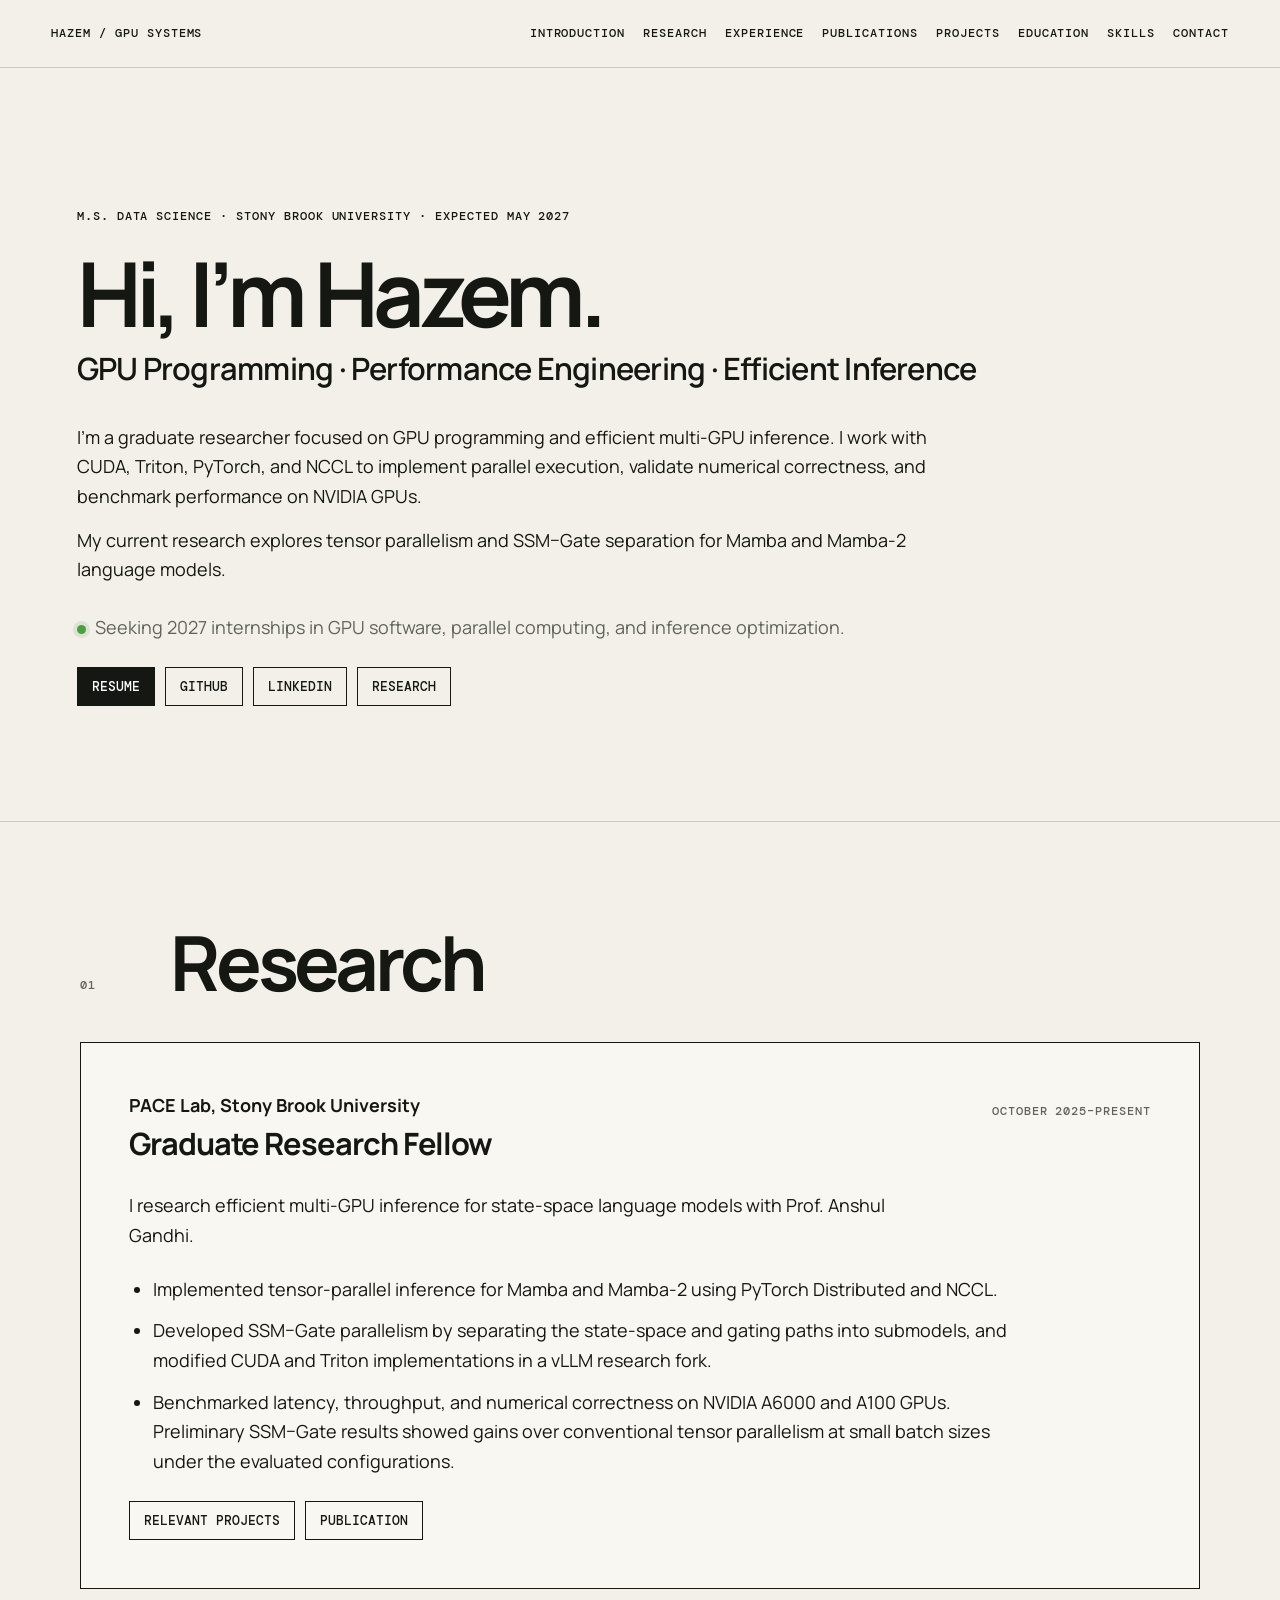
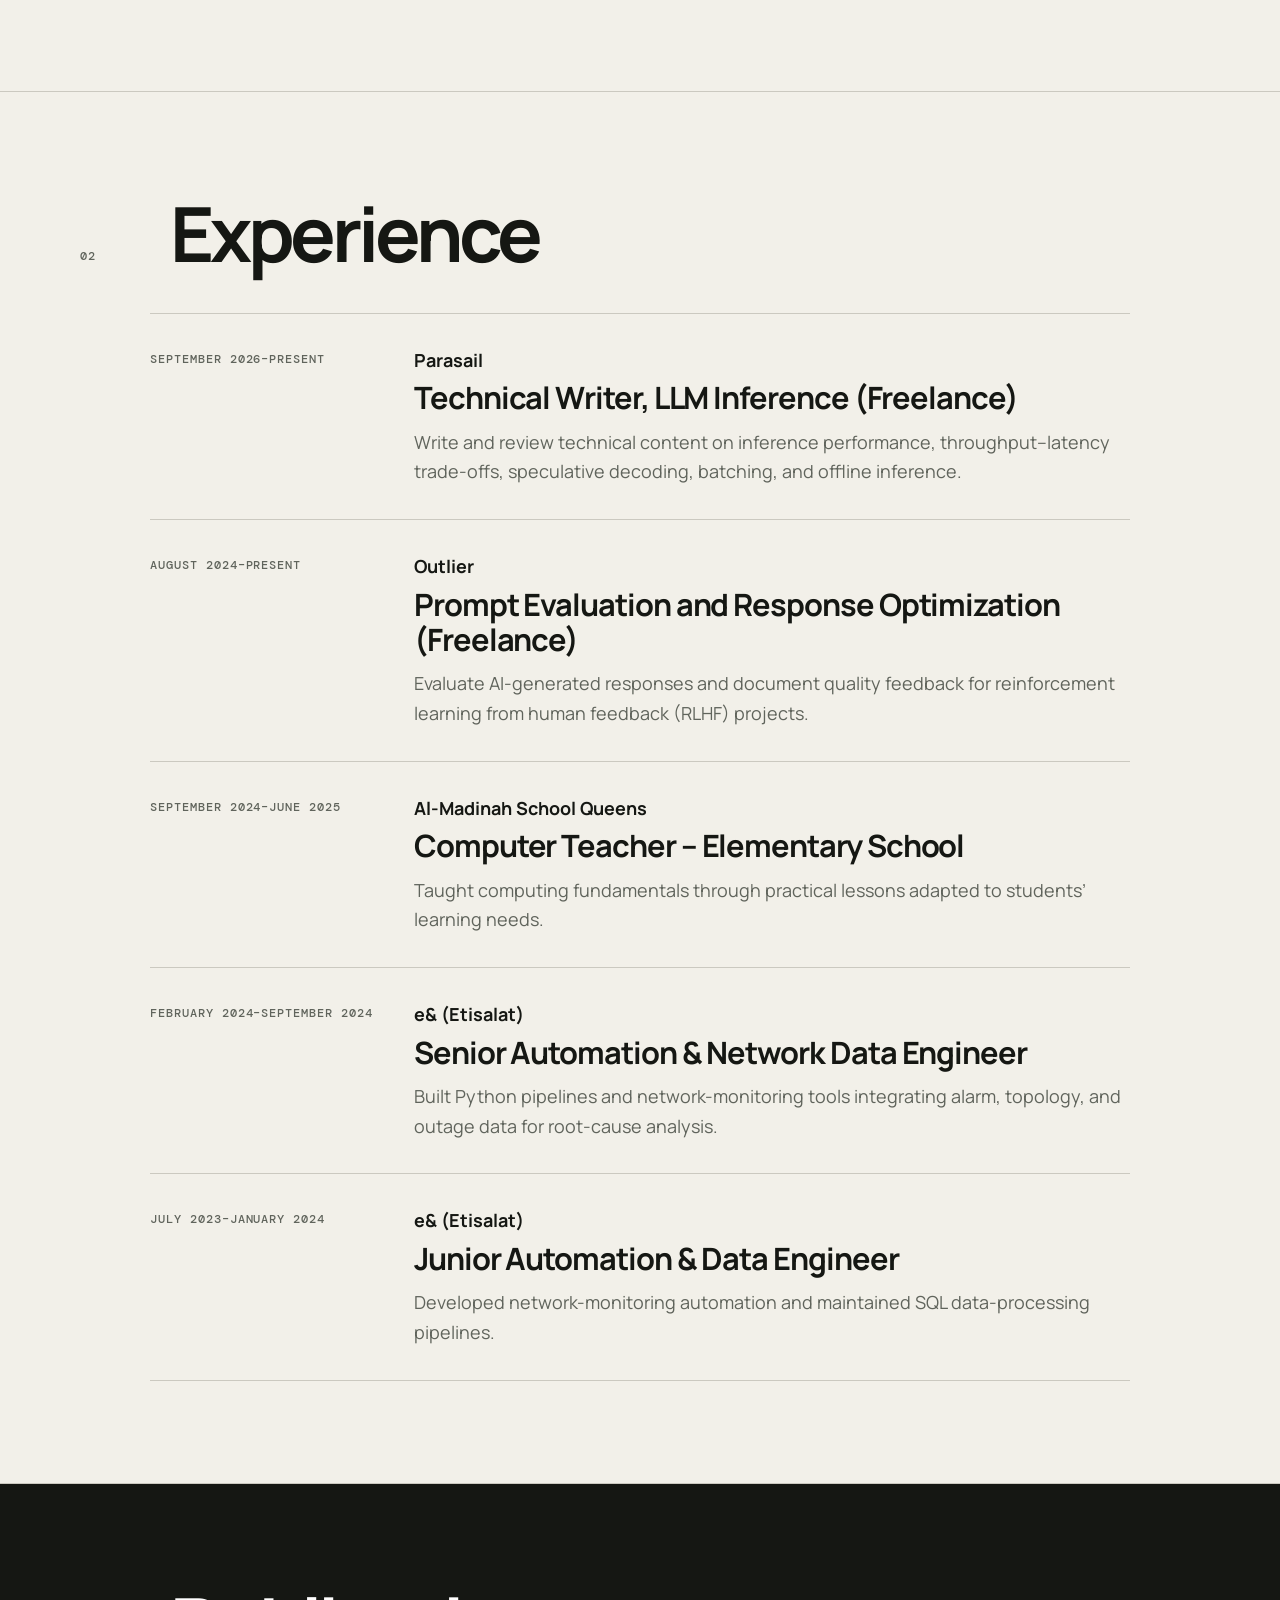
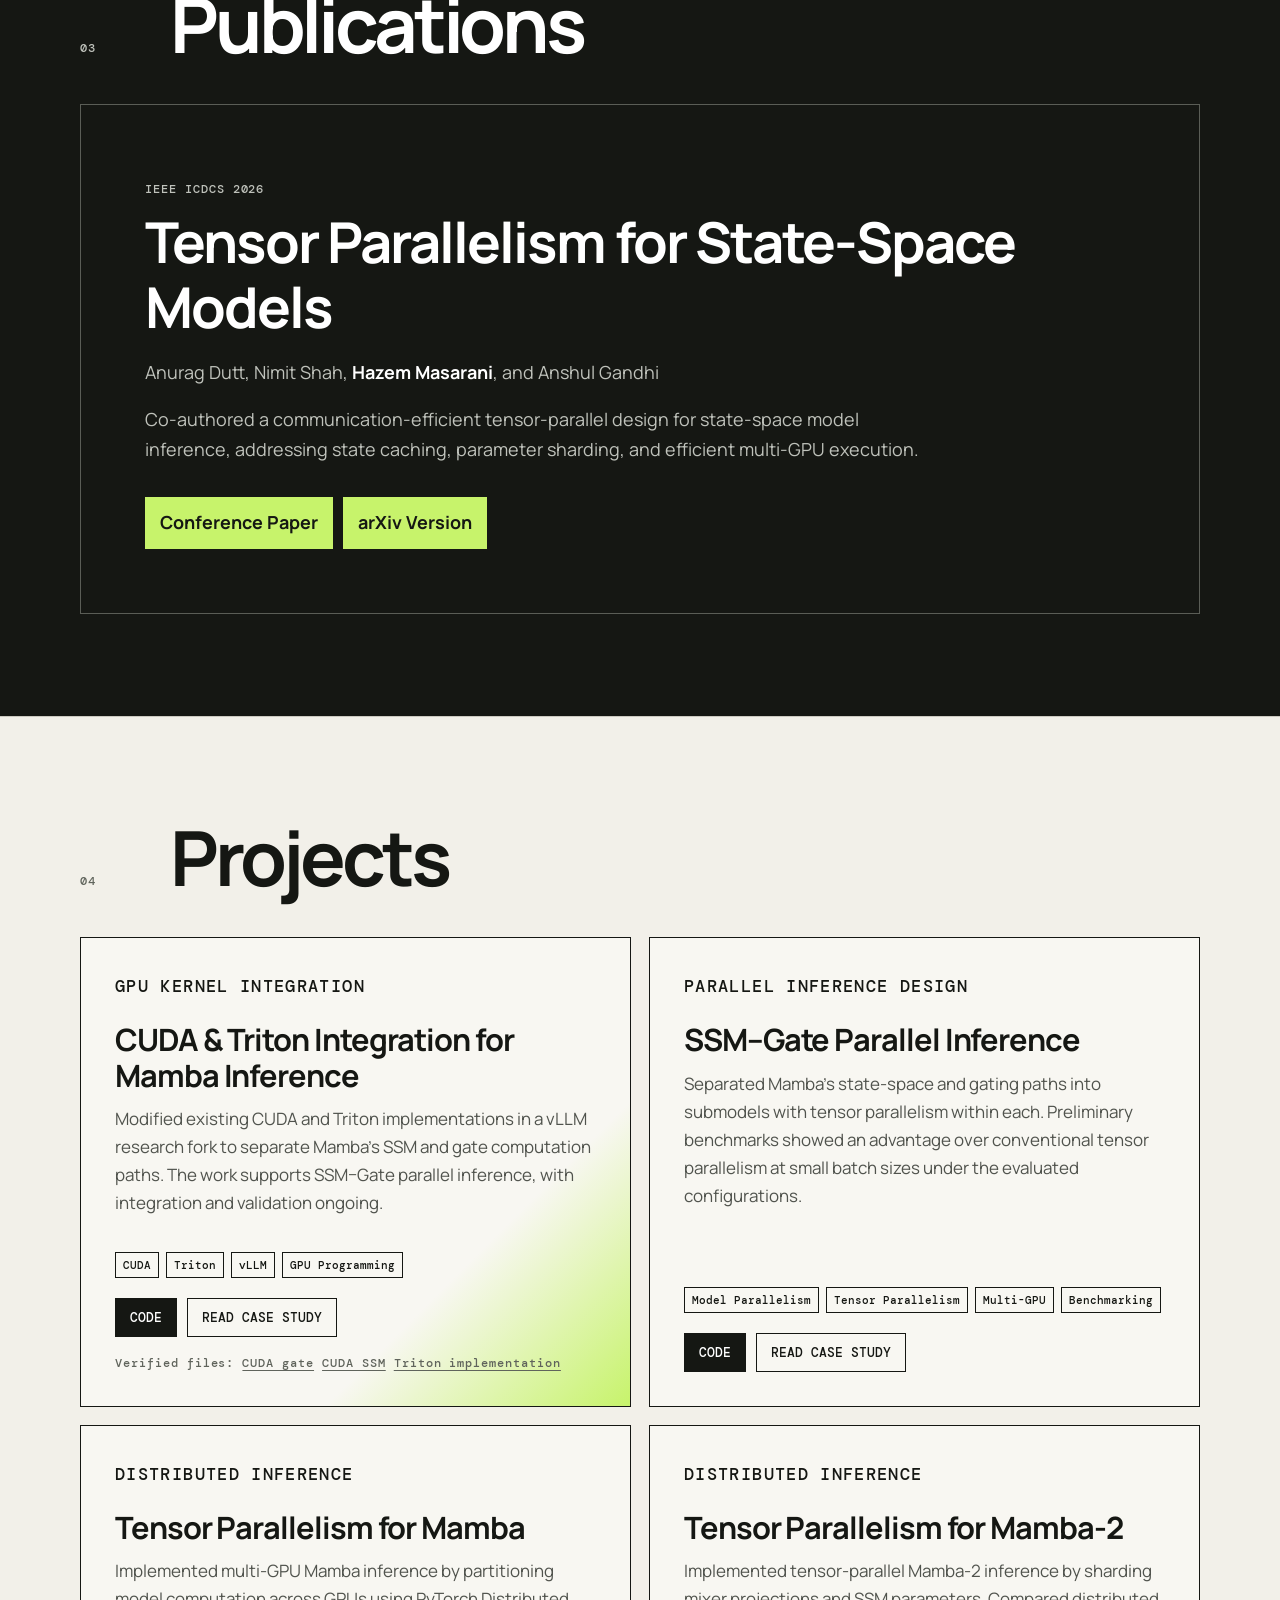
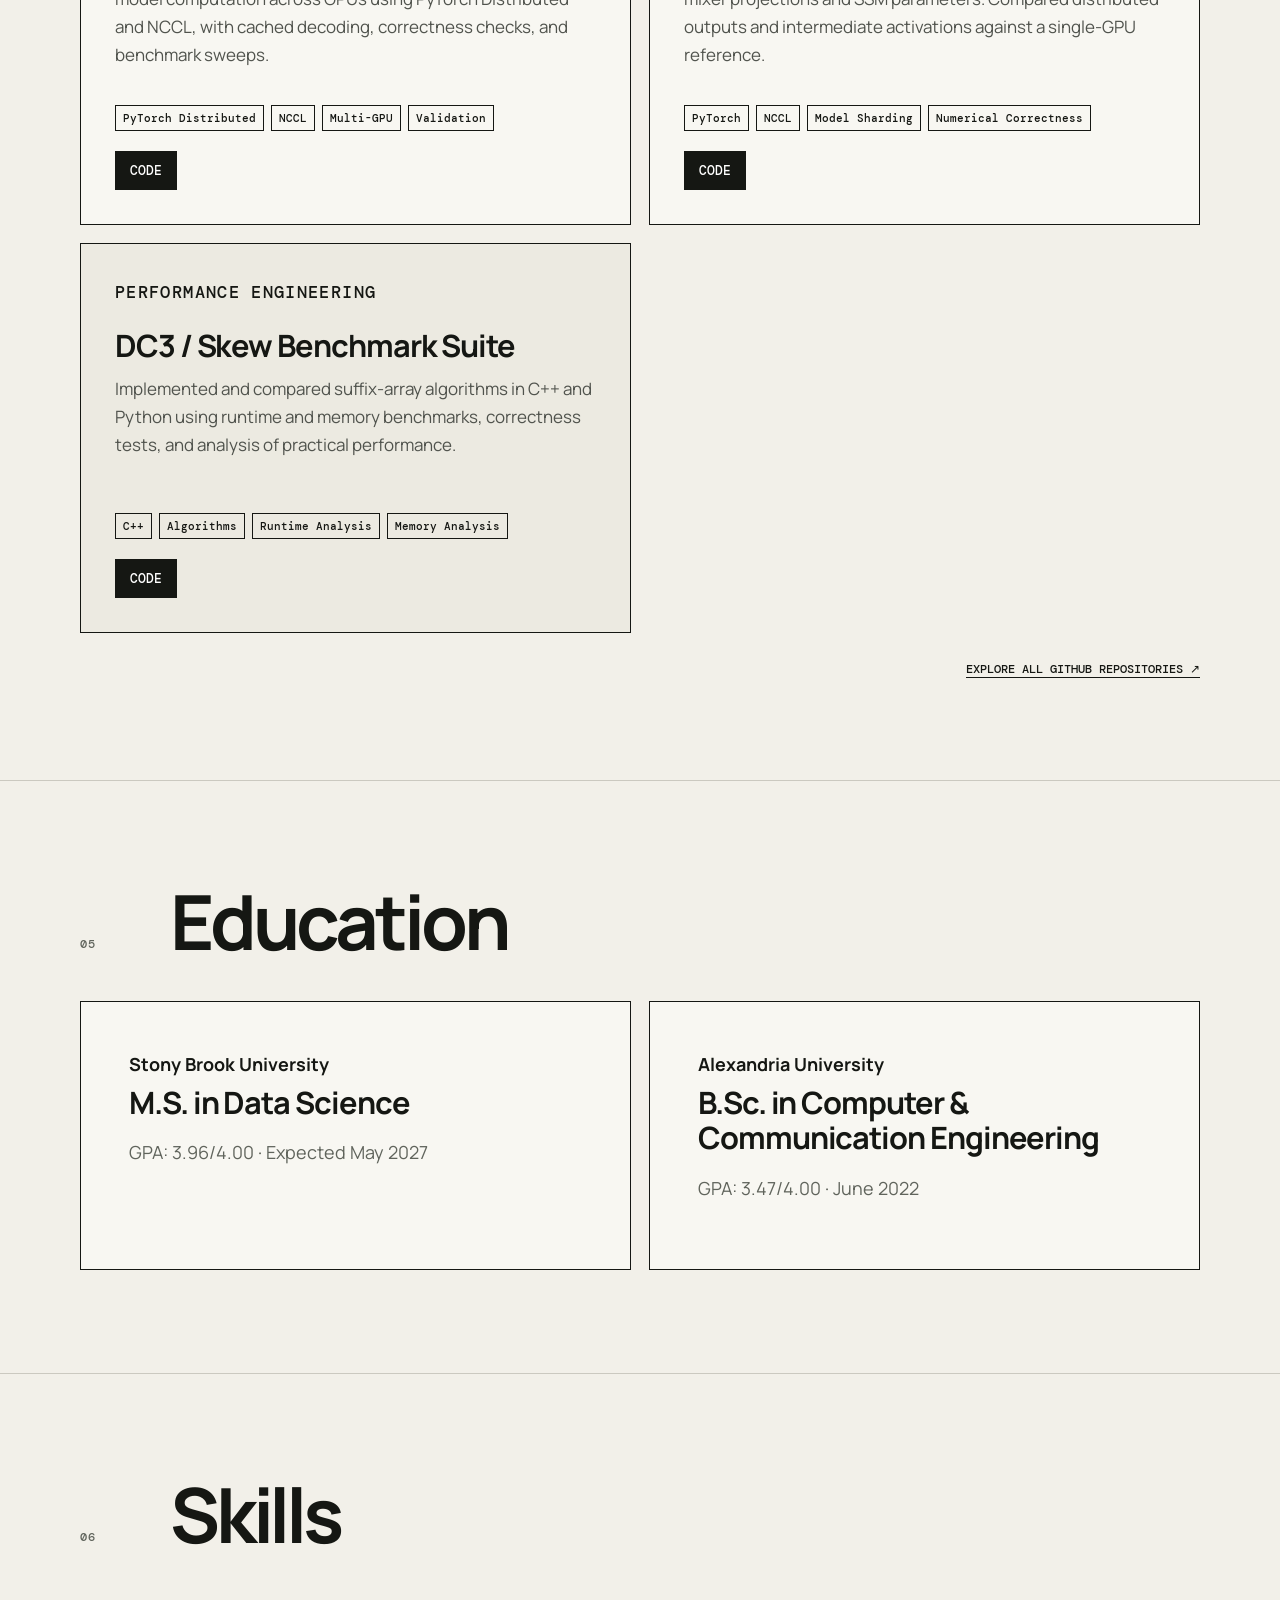
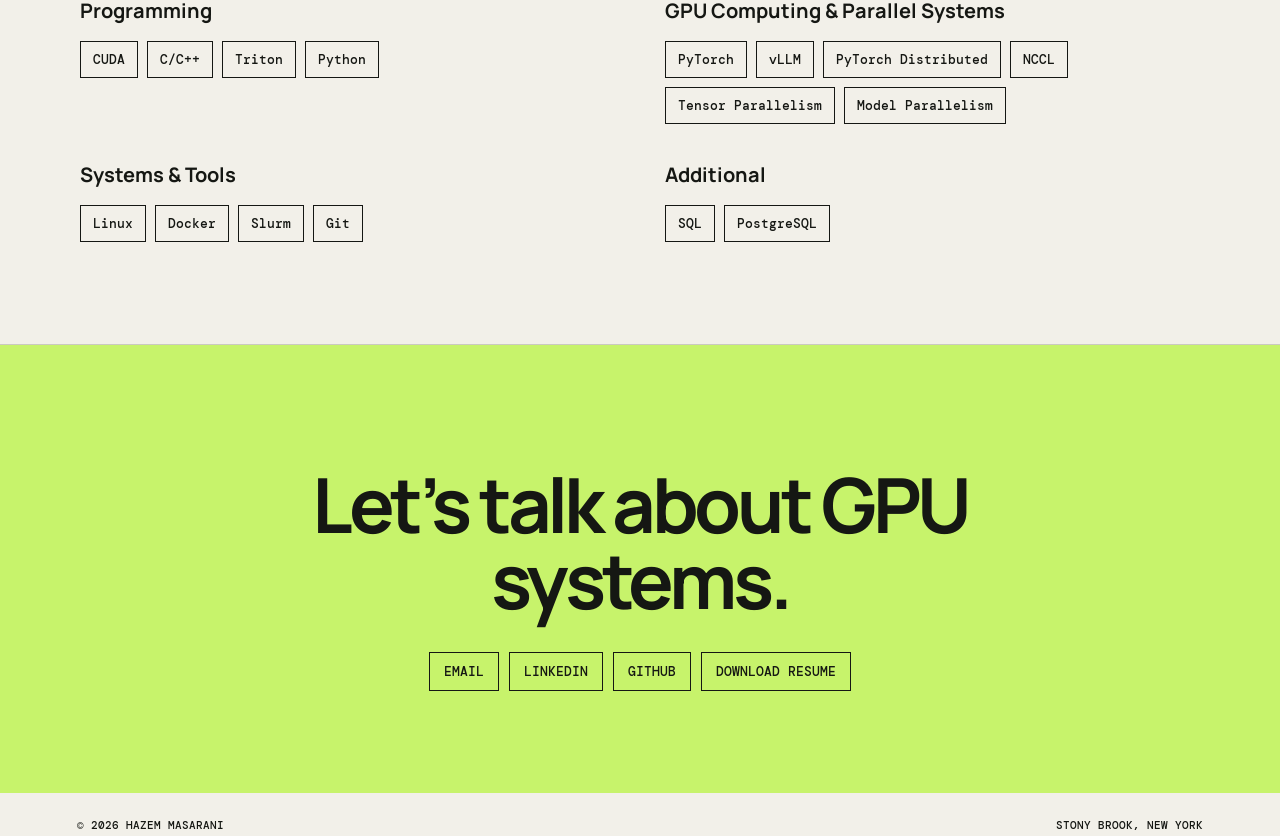
<file: index.html>
<!DOCTYPE html>
<html lang="en">
<head>
  <meta charset="UTF-8">
  <meta http-equiv="refresh" content="0; url=profile/">
  <meta name="robots" content="noindex">
  <link rel="canonical" href="https://hazemmasarani.github.io/portfolio/profile/">
  <link rel="icon" href="assets/favicon.svg" type="image/svg+xml">
  <title>Hazem Masarani</title>
</head>
<body>
  <p><a href="profile/">Continue to Hazem Masarani's portfolio</a></p>
</body>
</html>
</file>
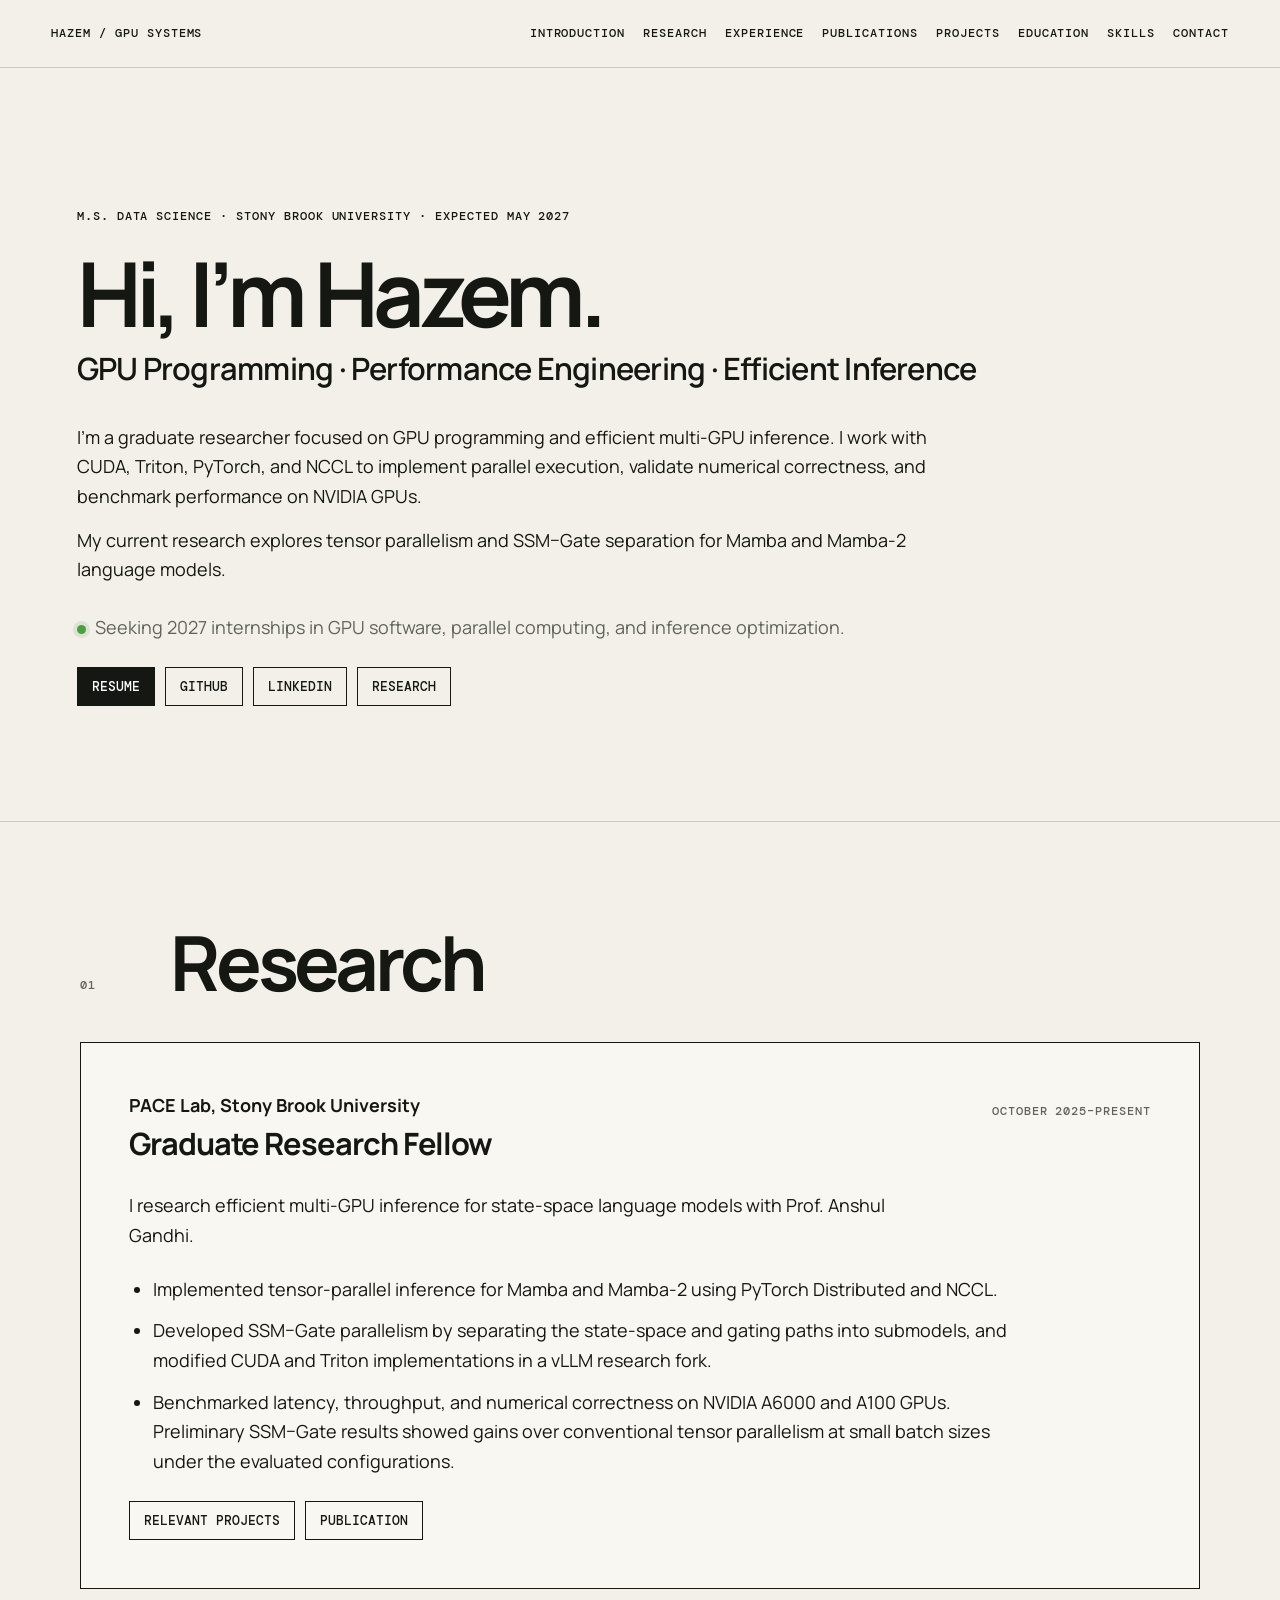
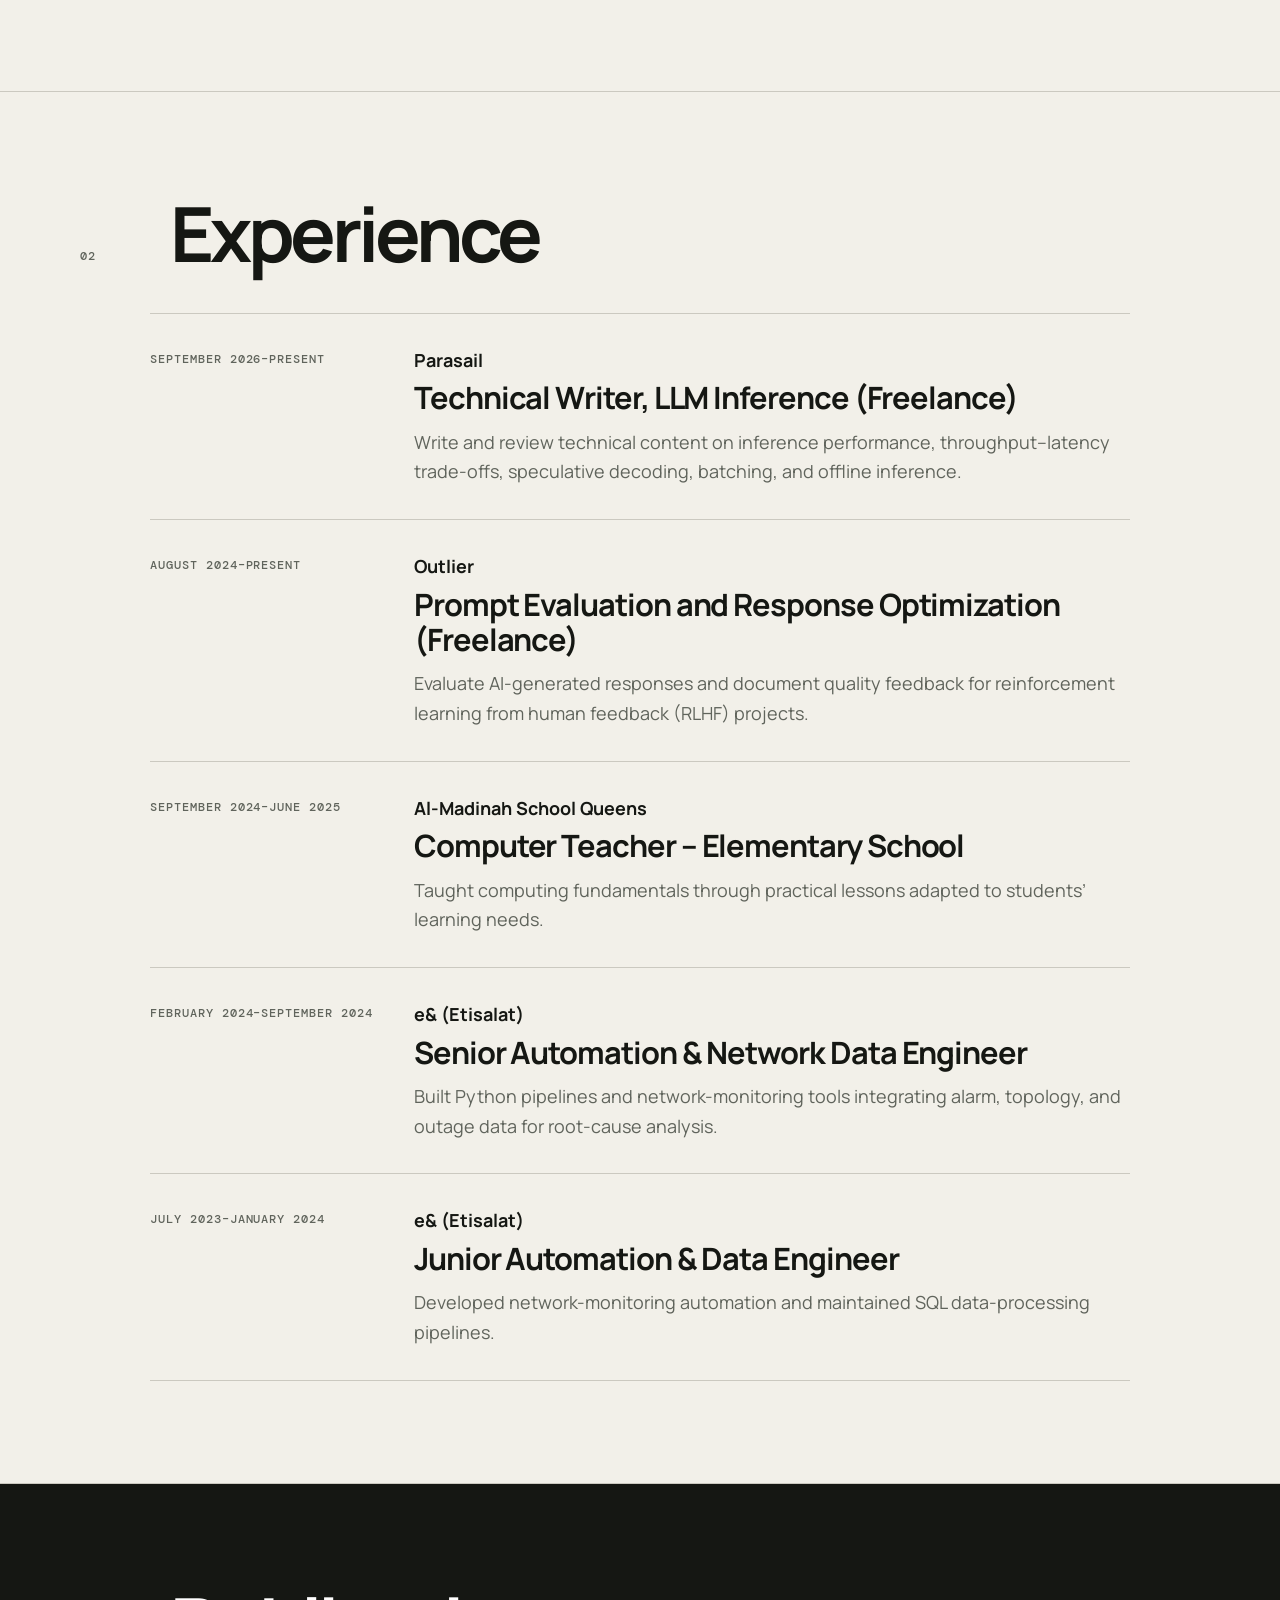
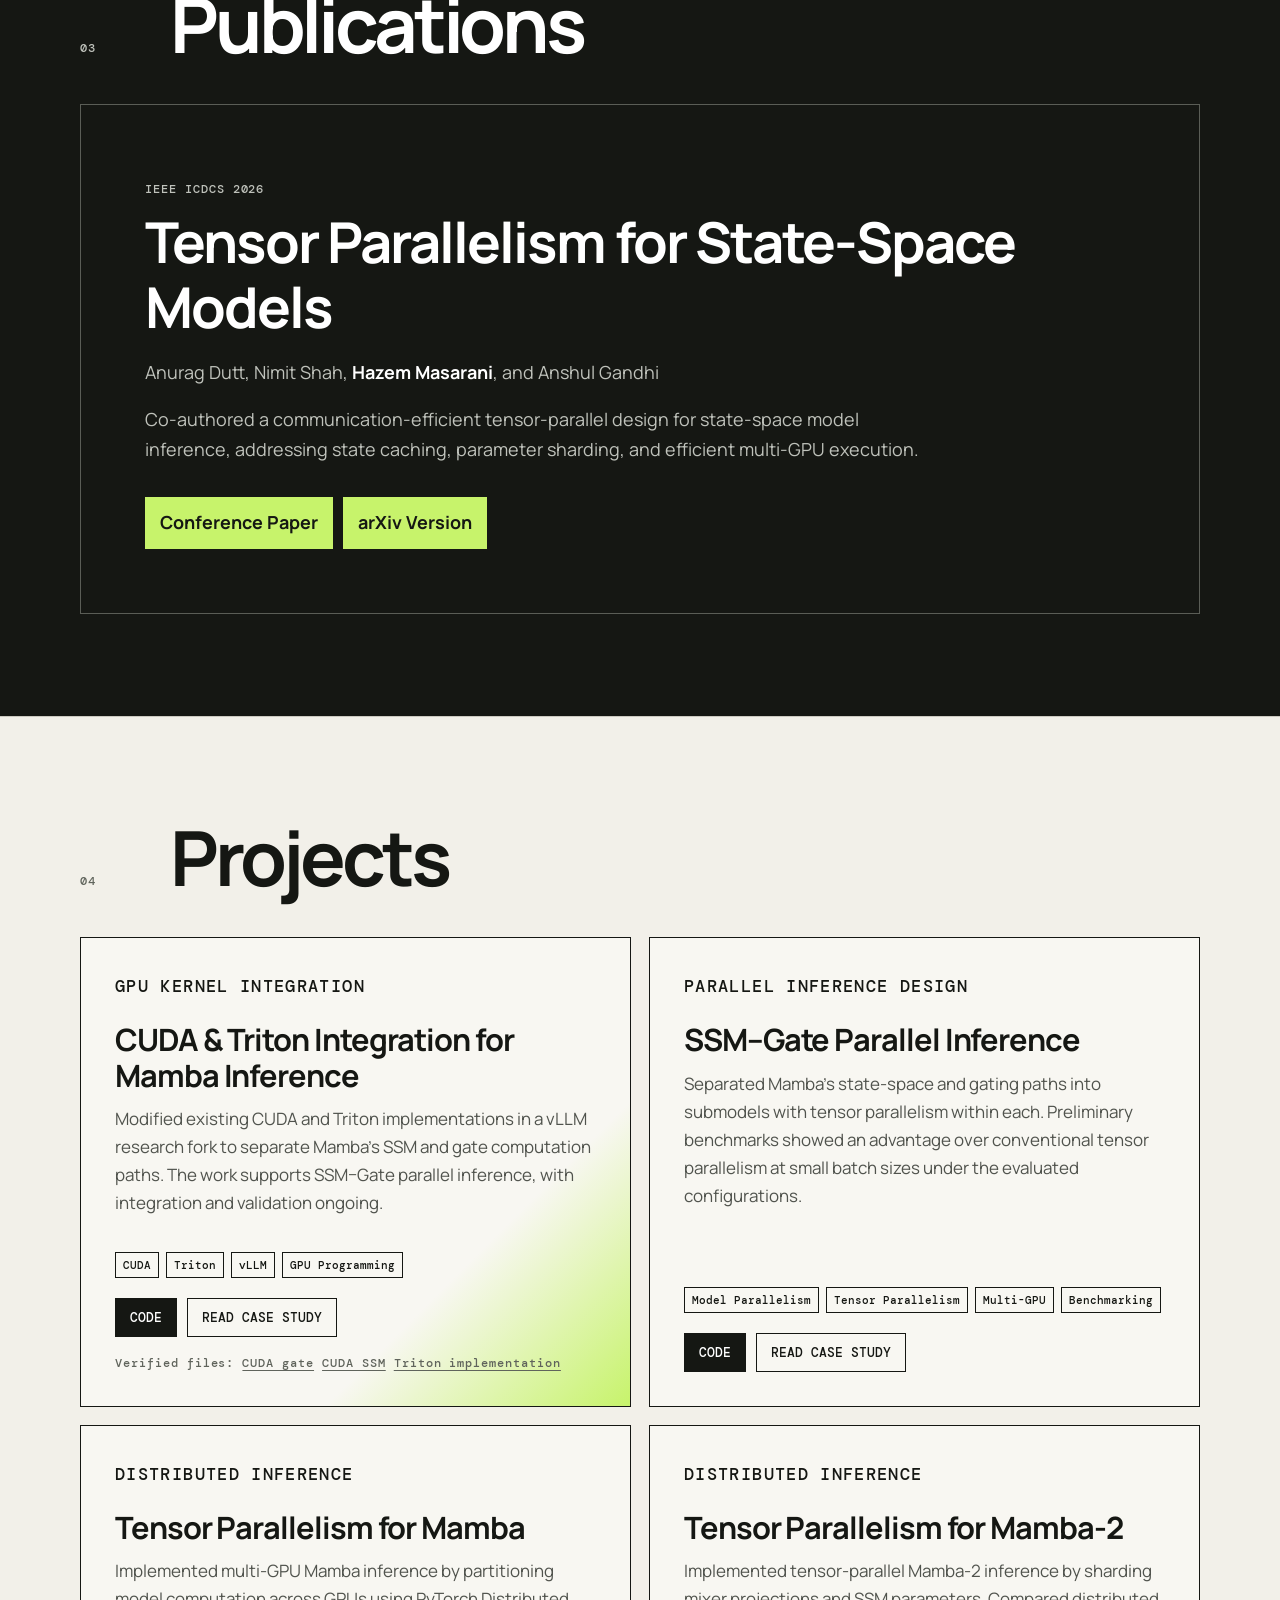
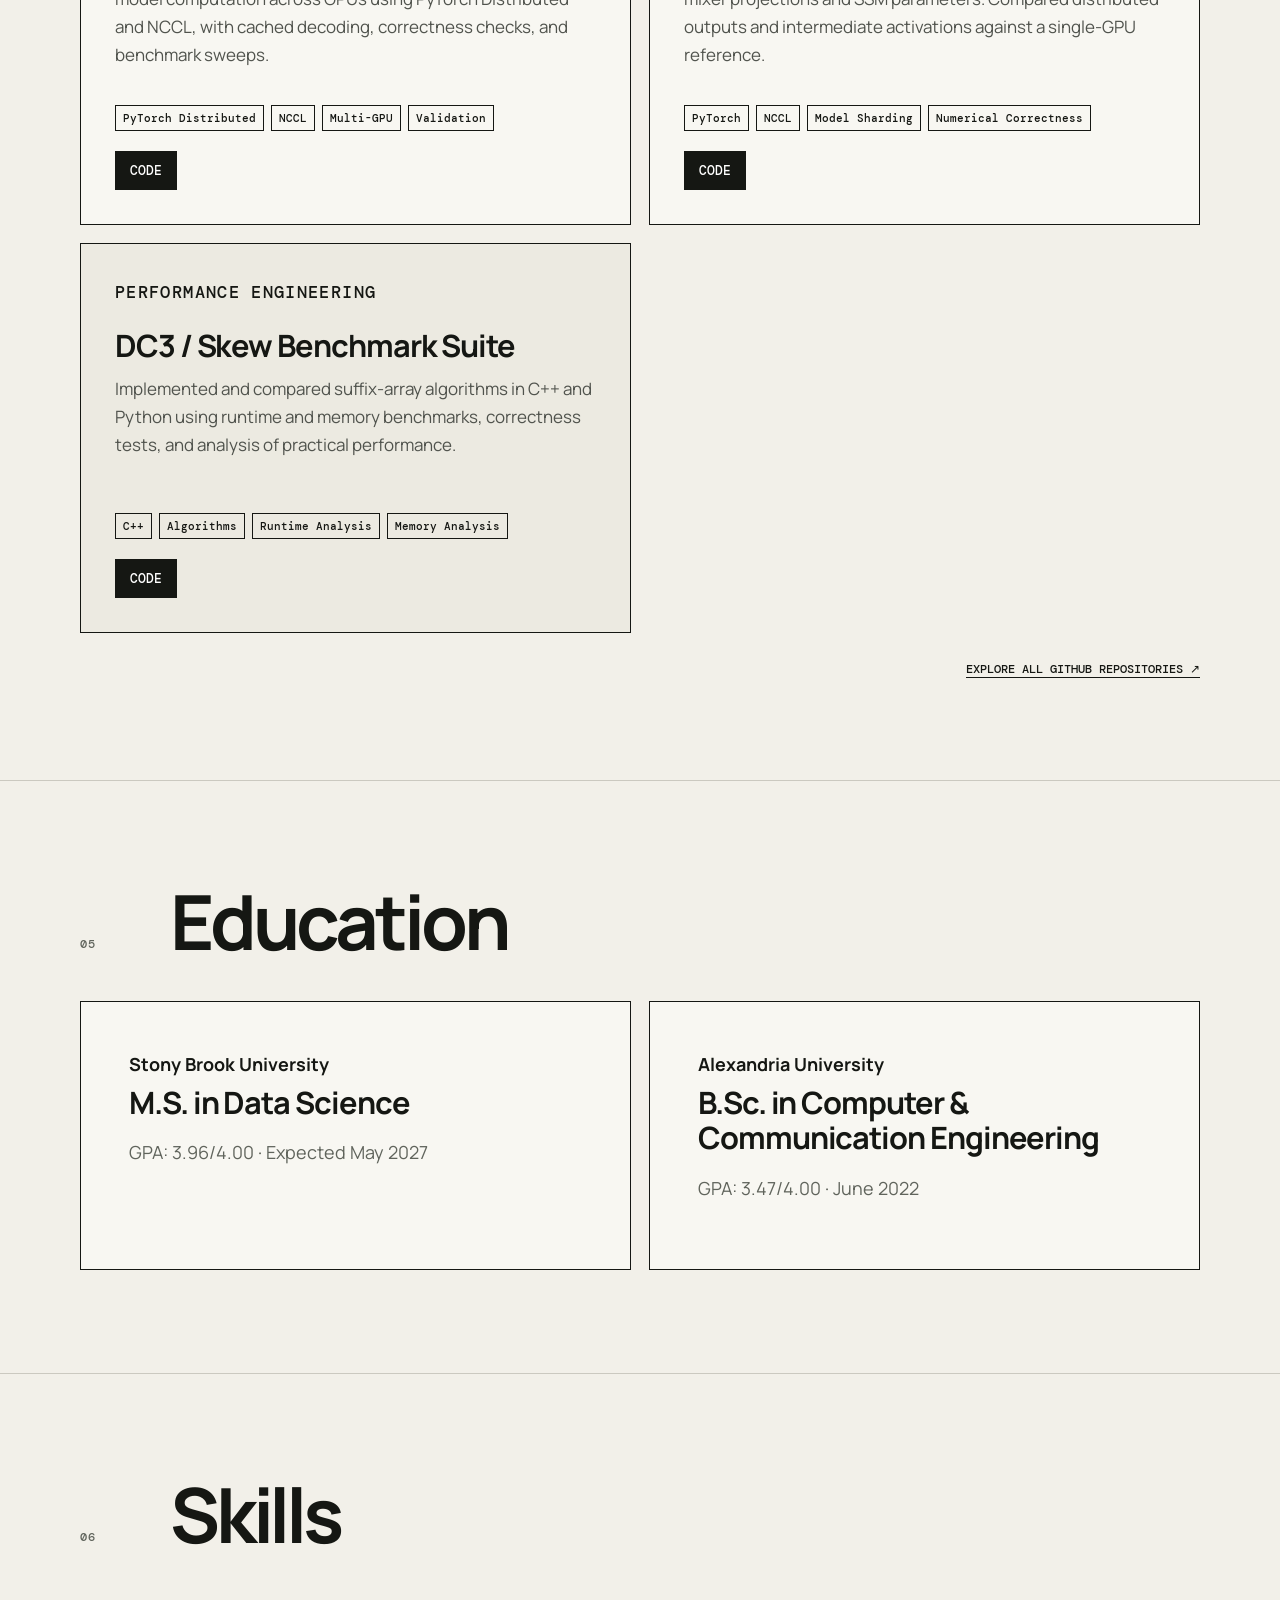
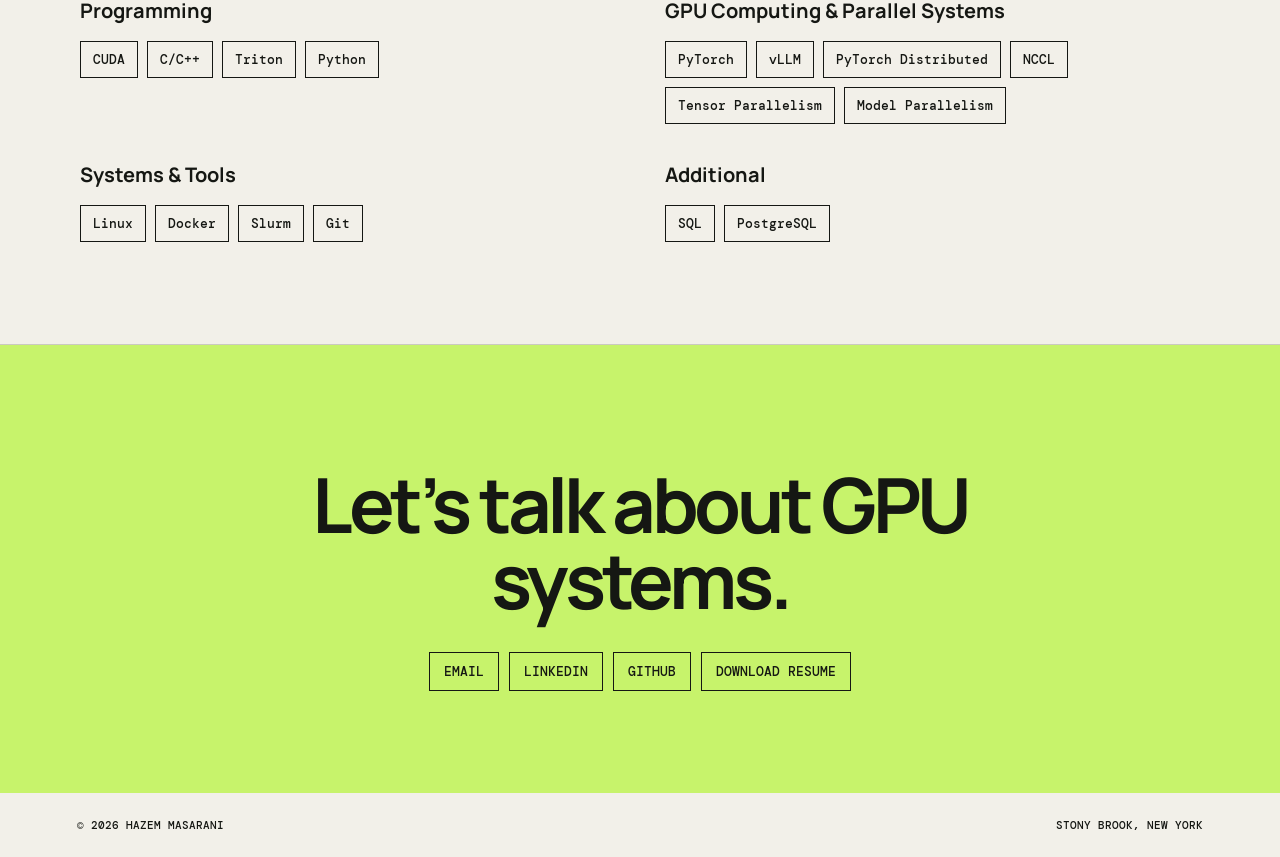
<file: profile/index.html>
<!DOCTYPE html>
<html lang="en">
<head>
  <meta charset="UTF-8">
  <meta name="viewport" content="width=device-width,initial-scale=1">
  <meta name="description" content="Hazem Masarani researches GPU programming and efficient multi-GPU inference using CUDA, Triton, PyTorch, and NCCL.">
  <title>Hazem Masarani — GPU Programming &amp; Efficient Inference</title>
  <link rel="canonical" href="https://hazemmasarani.github.io/portfolio/profile/">
  <link rel="icon" href="../assets/favicon.svg" type="image/svg+xml">
  <link rel="stylesheet" href="../assets/site.css">
</head>
<body class="portfolio">
  <nav class="nav" aria-label="Primary navigation">
    <a class="brand" href="#top">HAZEM / GPU SYSTEMS</a>
    <button class="menu-toggle" type="button" aria-expanded="false" aria-controls="primary-links">
      <span class="sr-only">Toggle navigation</span>
      <span aria-hidden="true">Menu</span>
    </button>
    <div class="nav-links" id="primary-links">
      <a href="#top">Introduction</a>
      <a href="#research">Research</a>
      <a href="#experience">Experience</a>
      <a href="#publications">Publications</a>
      <a href="#projects">Projects</a>
      <a href="#education">Education</a>
      <a href="#skills">Skills</a>
      <a href="#contact">Contact</a>
    </div>
  </nav>

  <header class="hero intro" id="top">
    <p class="kicker">M.S. DATA SCIENCE · STONY BROOK UNIVERSITY · EXPECTED MAY 2027</p>
    <h1>Hi, I’m Hazem.</h1>
    <p class="specialization">GPU Programming · Performance Engineering · Efficient Inference</p>
    <div class="intro-copy">
      <p>I’m a graduate researcher focused on GPU programming and efficient multi-GPU inference. I work with CUDA, Triton, PyTorch, and NCCL to implement parallel execution, validate numerical correctness, and benchmark performance on NVIDIA GPUs.</p>
      <p>My current research explores tensor parallelism and SSM–Gate separation for Mamba and Mamba-2 language models.</p>
    </div>
    <p class="hero-status"><span class="status-dot" aria-hidden="true"></span>Seeking 2027 internships in GPU software, parallel computing, and inference optimization.</p>
    <nav class="hero-links" aria-label="Profile links">
      <a href="../resumes/Hazem%20Masarani%20Resume.pdf" download>Resume</a>
      <a href="https://github.com/hazemmasarani" target="_blank" rel="noreferrer">GitHub</a>
      <a href="https://www.linkedin.com/in/hazem-masarani-8b86931b1/" target="_blank" rel="noreferrer">LinkedIn</a>
      <a href="#research">Research</a>
    </nav>
  </header>

  <main>
    <section class="section" id="research">
      <div class="section-head">
        <p class="section-index">01</p>
        <h2>Research</h2>
      </div>
      <article class="research-role content-panel">
        <div class="role-heading">
          <div>
            <p class="organization">PACE Lab, Stony Brook University</p>
            <h3>Graduate Research Fellow</h3>
          </div>
          <p class="dates">October 2025–Present</p>
        </div>
        <p>I research efficient multi-GPU inference for state-space language models with Prof. Anshul Gandhi.</p>
        <ul>
          <li>Implemented tensor-parallel inference for Mamba and Mamba-2 using PyTorch Distributed and NCCL.</li>
          <li>Developed SSM–Gate parallelism by separating the state-space and gating paths into submodels, and modified CUDA and Triton implementations in a vLLM research fork.</li>
          <li>Benchmarked latency, throughput, and numerical correctness on NVIDIA A6000 and A100 GPUs. Preliminary SSM–Gate results showed gains over conventional tensor parallelism at small batch sizes under the evaluated configurations.</li>
        </ul>
        <div class="inline-links">
          <a href="#projects">Relevant Projects</a>
          <a href="#publications">Publication</a>
        </div>
      </article>
    </section>

    <section class="section" id="experience">
      <div class="section-head">
        <p class="section-index">02</p>
        <h2>Experience</h2>
      </div>
      <div class="timeline">
        <article class="role">
          <p class="dates">September 2026–Present</p>
          <div>
            <p class="organization">Parasail</p>
            <h3>Technical Writer, LLM Inference (Freelance)</h3>
            <p>Write and review technical content on inference performance, throughput–latency trade-offs, speculative decoding, batching, and offline inference.</p>
          </div>
        </article>
        <article class="role">
          <p class="dates">August 2024–Present</p>
          <div>
            <p class="organization">Outlier</p>
            <h3>Prompt Evaluation and Response Optimization (Freelance)</h3>
            <p>Evaluate AI-generated responses and document quality feedback for reinforcement learning from human feedback (RLHF) projects.</p>
          </div>
        </article>
        <article class="role">
          <p class="dates">September 2024–June 2025</p>
          <div>
            <p class="organization">Al-Madinah School Queens</p>
            <h3>Computer Teacher – Elementary School</h3>
            <p>Taught computing fundamentals through practical lessons adapted to students’ learning needs.</p>
          </div>
        </article>
        <article class="role">
          <p class="dates">February 2024–September 2024</p>
          <div>
            <p class="organization">e&amp; (Etisalat)</p>
            <h3>Senior Automation &amp; Network Data Engineer</h3>
            <p>Built Python pipelines and network-monitoring tools integrating alarm, topology, and outage data for root-cause analysis.</p>
          </div>
        </article>
        <article class="role">
          <p class="dates">July 2023–January 2024</p>
          <div>
            <p class="organization">e&amp; (Etisalat)</p>
            <h3>Junior Automation &amp; Data Engineer</h3>
            <p>Developed network-monitoring automation and maintained SQL data-processing pipelines.</p>
          </div>
        </article>
      </div>
    </section>

    <section class="section paper" id="publications">
      <div class="section-head">
        <p class="section-index">03</p>
        <h2>Publications</h2>
      </div>
      <article class="paper-box">
        <p class="venue">IEEE ICDCS 2026</p>
        <h3>Tensor Parallelism for State-Space Models</h3>
        <p class="authors">Anurag Dutt, Nimit Shah, <strong>Hazem Masarani</strong>, and Anshul Gandhi</p>
        <p>Co-authored a communication-efficient tensor-parallel design for state-space model inference, addressing state caching, parameter sharding, and efficient multi-GPU execution.</p>
        <div class="paper-actions">
          <a href="https://www3.cs.stonybrook.edu/~anshul/icdcs26_ssmtp.pdf" target="_blank" rel="noreferrer">Conference Paper</a>
          <a href="https://arxiv.org/abs/2602.21144" target="_blank" rel="noreferrer">arXiv Version</a>
        </div>
      </article>
    </section>

    <section class="section" id="projects">
      <div class="section-head">
        <p class="section-index">04</p>
        <h2>Projects</h2>
      </div>
      <div class="project-grid">
        <article class="card featured">
          <p class="meta">GPU KERNEL INTEGRATION</p>
          <h3>CUDA &amp; Triton Integration for Mamba Inference</h3>
          <p>Modified existing CUDA and Triton implementations in a vLLM research fork to separate Mamba’s SSM and gate computation paths. The work supports SSM–Gate parallel inference, with integration and validation ongoing.</p>
          <div class="tags"><span>CUDA</span><span>Triton</span><span>vLLM</span><span>GPU Programming</span></div>
          <div class="card-actions">
            <a href="https://github.com/hazemmasarani/vllm/tree/a2a-single" target="_blank" rel="noreferrer">Code</a>
            <a href="case-study/">Read Case Study</a>
          </div>
          <div class="source-links" role="group" aria-label="Verified implementation files">
            <span>Verified files:</span>
            <a href="https://github.com/hazemmasarani/vllm/blob/a2a-single/csrc/libtorch_stable/mamba/selective_scan_gate_fwd.cu" target="_blank" rel="noreferrer">CUDA gate</a>
            <a href="https://github.com/hazemmasarani/vllm/blob/a2a-single/csrc/libtorch_stable/mamba/selective_scan_ssm_fwd.cu" target="_blank" rel="noreferrer">CUDA SSM</a>
            <a href="https://github.com/hazemmasarani/vllm/blob/a2a-single/vllm/model_executor/layers/mamba/ops/mamba_ssm.py" target="_blank" rel="noreferrer">Triton implementation</a>
          </div>
        </article>

        <article class="card">
          <p class="meta">PARALLEL INFERENCE DESIGN</p>
          <h3>SSM–Gate Parallel Inference</h3>
          <p>Separated Mamba’s state-space and gating paths into submodels with tensor parallelism within each. Preliminary benchmarks showed an advantage over conventional tensor parallelism at small batch sizes under the evaluated configurations.</p>
          <div class="tags"><span>Model Parallelism</span><span>Tensor Parallelism</span><span>Multi-GPU</span><span>Benchmarking</span></div>
          <div class="card-actions">
            <a href="https://github.com/hazemmasarani/mamba-sg-tp" target="_blank" rel="noreferrer">Code</a>
            <a href="case-study/">Read Case Study</a>
          </div>
        </article>

        <article class="card">
          <p class="meta">DISTRIBUTED INFERENCE</p>
          <h3>Tensor Parallelism for Mamba</h3>
          <p>Implemented multi-GPU Mamba inference by partitioning model computation across GPUs using PyTorch Distributed and NCCL, with cached decoding, correctness checks, and benchmark sweeps.</p>
          <div class="tags"><span>PyTorch Distributed</span><span>NCCL</span><span>Multi-GPU</span><span>Validation</span></div>
          <div class="card-actions"><a href="https://github.com/hazemmasarani/mamba-tp" target="_blank" rel="noreferrer">Code</a></div>
        </article>

        <article class="card">
          <p class="meta">DISTRIBUTED INFERENCE</p>
          <h3>Tensor Parallelism for Mamba-2</h3>
          <p>Implemented tensor-parallel Mamba-2 inference by sharding mixer projections and SSM parameters. Compared distributed outputs and intermediate activations against a single-GPU reference.</p>
          <div class="tags"><span>PyTorch</span><span>NCCL</span><span>Model Sharding</span><span>Numerical Correctness</span></div>
          <div class="card-actions"><a href="https://github.com/hazemmasarani/mamba2-tp" target="_blank" rel="noreferrer">Code</a></div>
        </article>

        <article class="card supporting-card">
          <p class="meta">PERFORMANCE ENGINEERING</p>
          <h3>DC3 / Skew Benchmark Suite</h3>
          <p>Implemented and compared suffix-array algorithms in C++ and Python using runtime and memory benchmarks, correctness tests, and analysis of practical performance.</p>
          <div class="tags"><span>C++</span><span>Algorithms</span><span>Runtime Analysis</span><span>Memory Analysis</span></div>
          <div class="card-actions"><a href="https://github.com/hazemmasarani/dc3-skew-algorithm" target="_blank" rel="noreferrer">Code</a></div>
        </article>
      </div>
      <div class="repo-cta"><a href="https://github.com/hazemmasarani?tab=repositories" target="_blank" rel="noreferrer">Explore All GitHub Repositories ↗</a></div>
    </section>

    <section class="section" id="education">
      <div class="section-head">
        <p class="section-index">05</p>
        <h2>Education</h2>
      </div>
      <div class="education-grid">
        <article class="content-panel">
          <p class="organization">Stony Brook University</p>
          <h3>M.S. in Data Science</h3>
          <p>GPA: 3.96/4.00 · Expected May 2027</p>
        </article>
        <article class="content-panel">
          <p class="organization">Alexandria University</p>
          <h3>B.Sc. in Computer &amp; Communication Engineering</h3>
          <p>GPA: 3.47/4.00 · June 2022</p>
        </article>
      </div>
    </section>

    <section class="section" id="skills">
      <div class="section-head">
        <p class="section-index">06</p>
        <h2>Skills</h2>
      </div>
      <div class="skill-groups">
        <div>
          <h3>Programming</h3>
          <div class="skills"><span>CUDA</span><span>C/C++</span><span>Triton</span><span>Python</span></div>
        </div>
        <div>
          <h3>GPU Computing &amp; Parallel Systems</h3>
          <div class="skills"><span>PyTorch</span><span>vLLM</span><span>PyTorch Distributed</span><span>NCCL</span><span>Tensor Parallelism</span><span>Model Parallelism</span></div>
        </div>
        <div>
          <h3>Systems &amp; Tools</h3>
          <div class="skills"><span>Linux</span><span>Docker</span><span>Slurm</span><span>Git</span></div>
        </div>
        <div>
          <h3>Additional</h3>
          <div class="skills"><span>SQL</span><span>PostgreSQL</span></div>
        </div>
      </div>
    </section>

    <section class="section contact" id="contact">
      <!-- 07 / CONTACT -->
      <p class="section-index"></p>
      <h2>Let’s talk about GPU systems.</h2>
      <div class="contact-links">
        <a href="mailto:masarani.hazem@gmail.com">Email</a>
        <a href="https://www.linkedin.com/in/hazem-masarani-8b86931b1/" target="_blank" rel="noreferrer">LinkedIn</a>
        <a href="https://github.com/hazemmasarani" target="_blank" rel="noreferrer">GitHub</a>
        <a href="../resumes/Hazem%20Masarani%20Resume.pdf" download>Download Resume</a>
      </div>
    </section>
  </main>

  <footer class="site-foot"><span>© 2026 HAZEM MASARANI</span><span>STONY BROOK, NEW YORK</span></footer>
  <script src="../assets/site.js"></script>
</body>
</html>
</file>
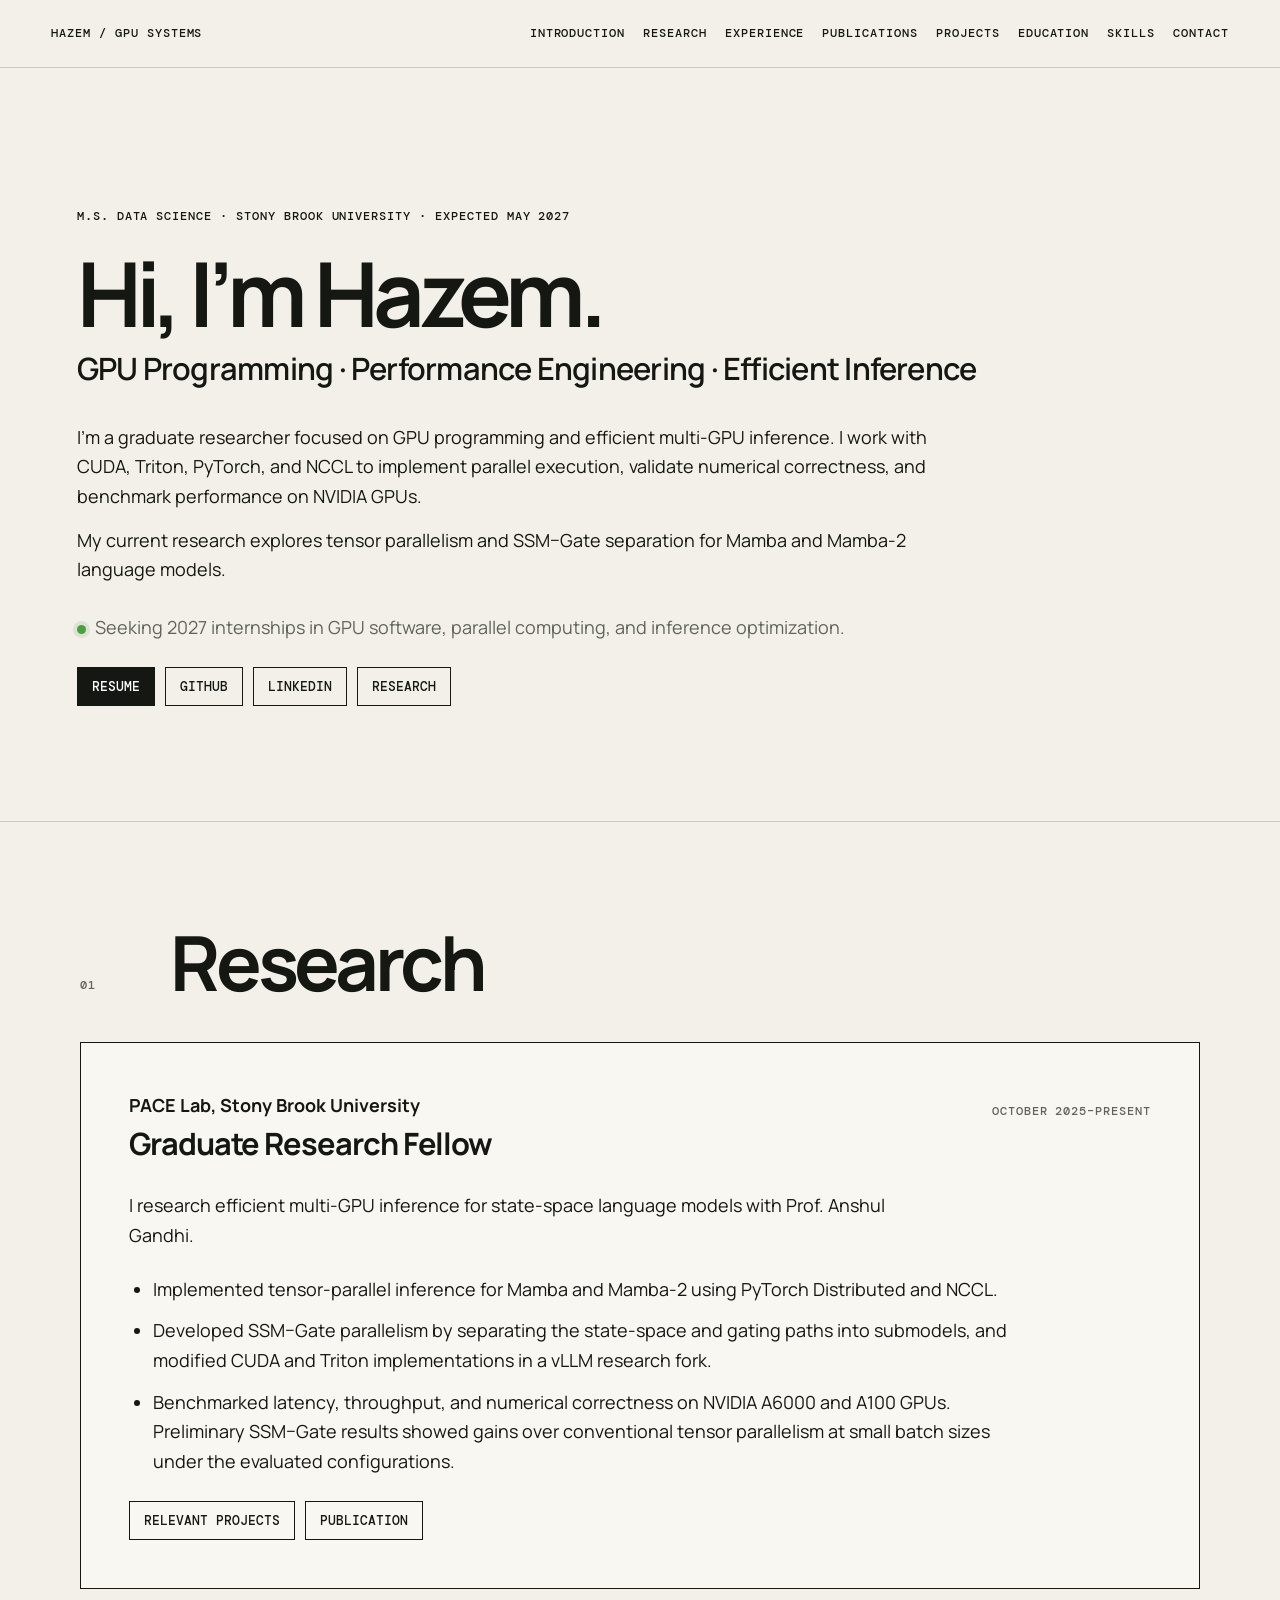
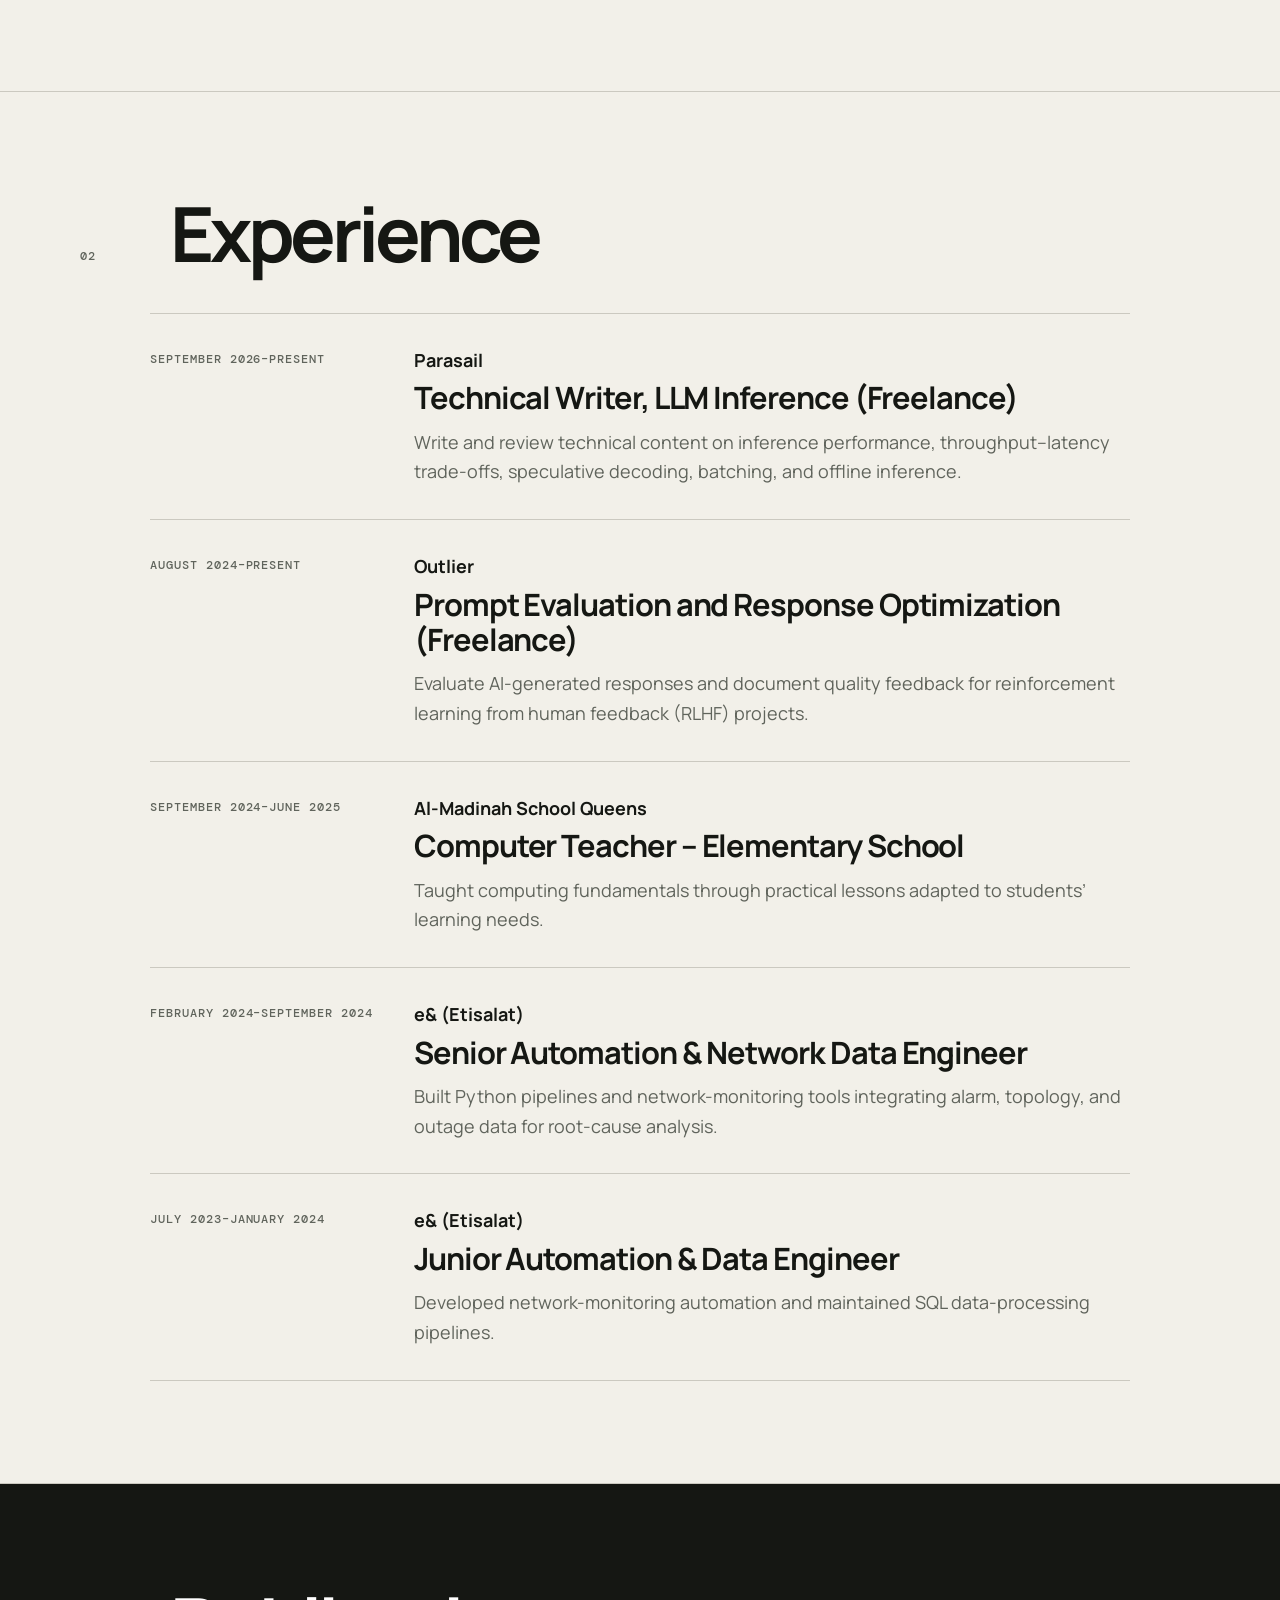
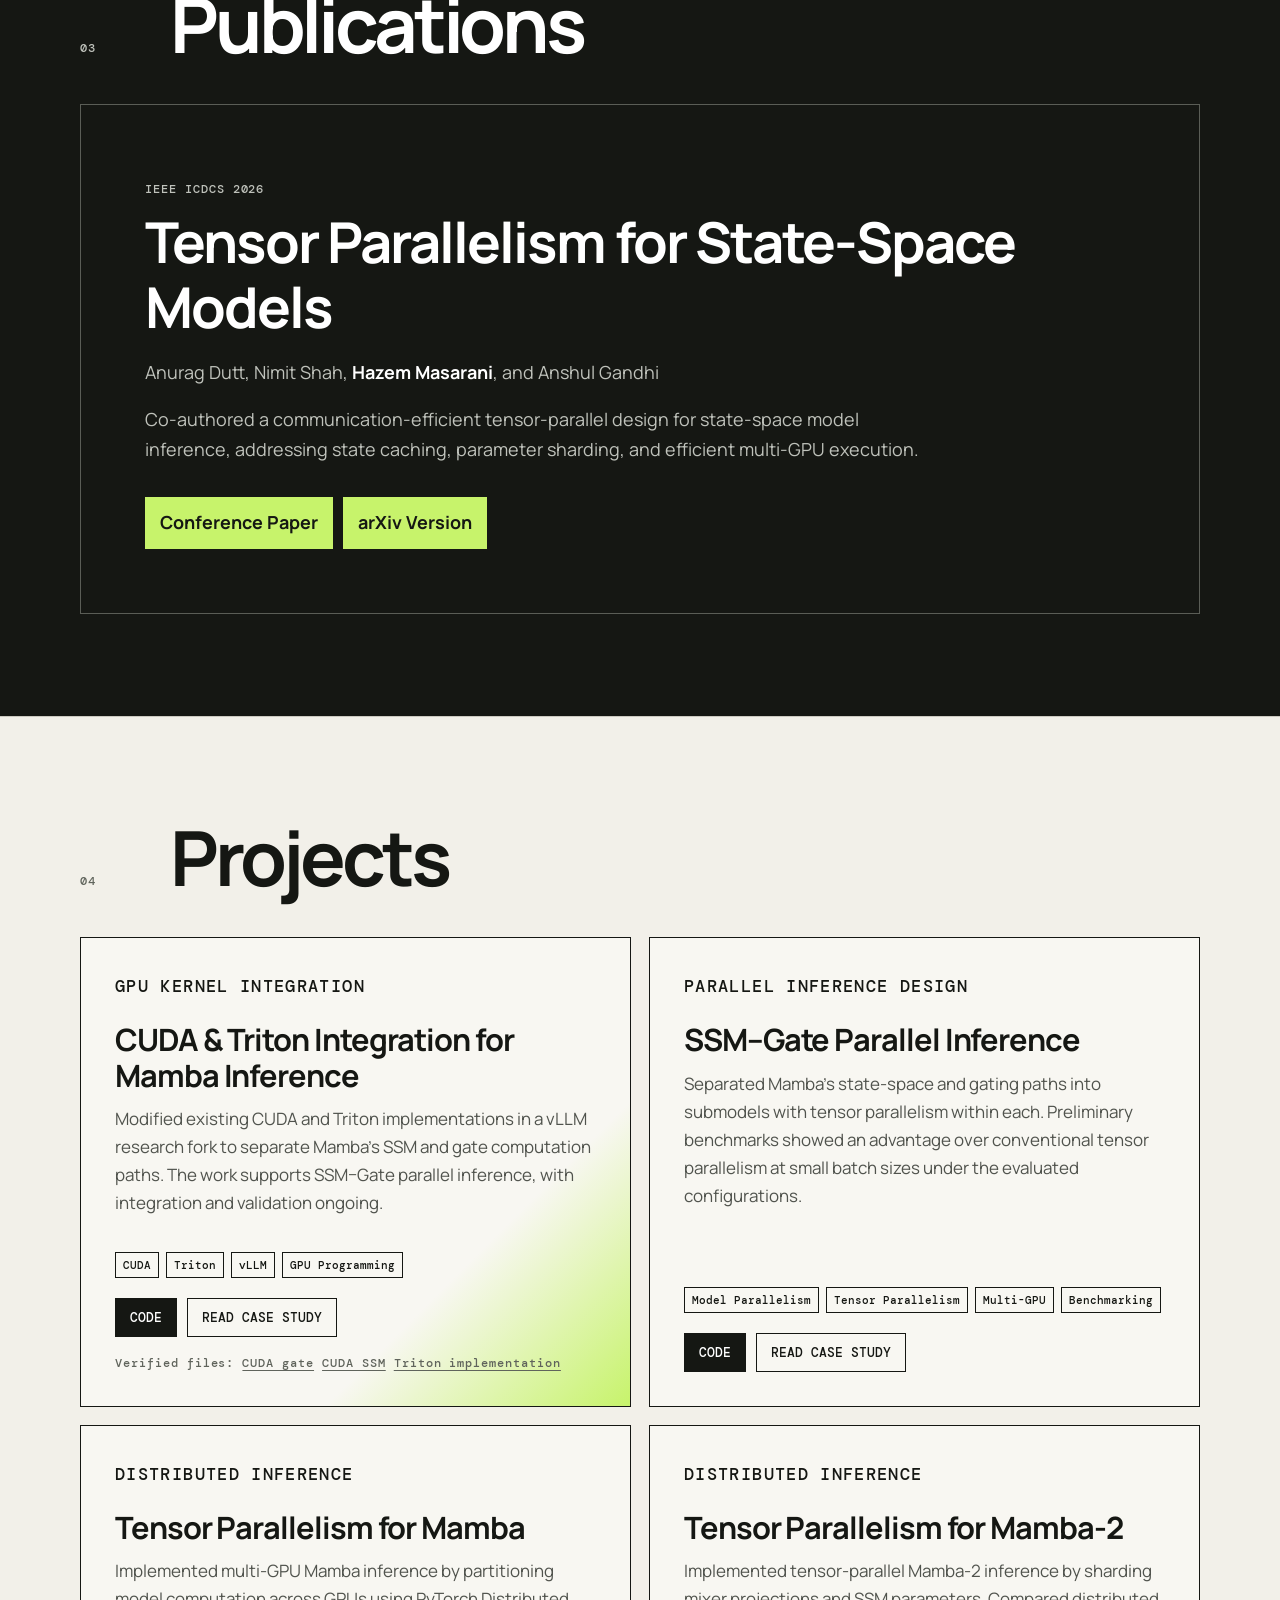
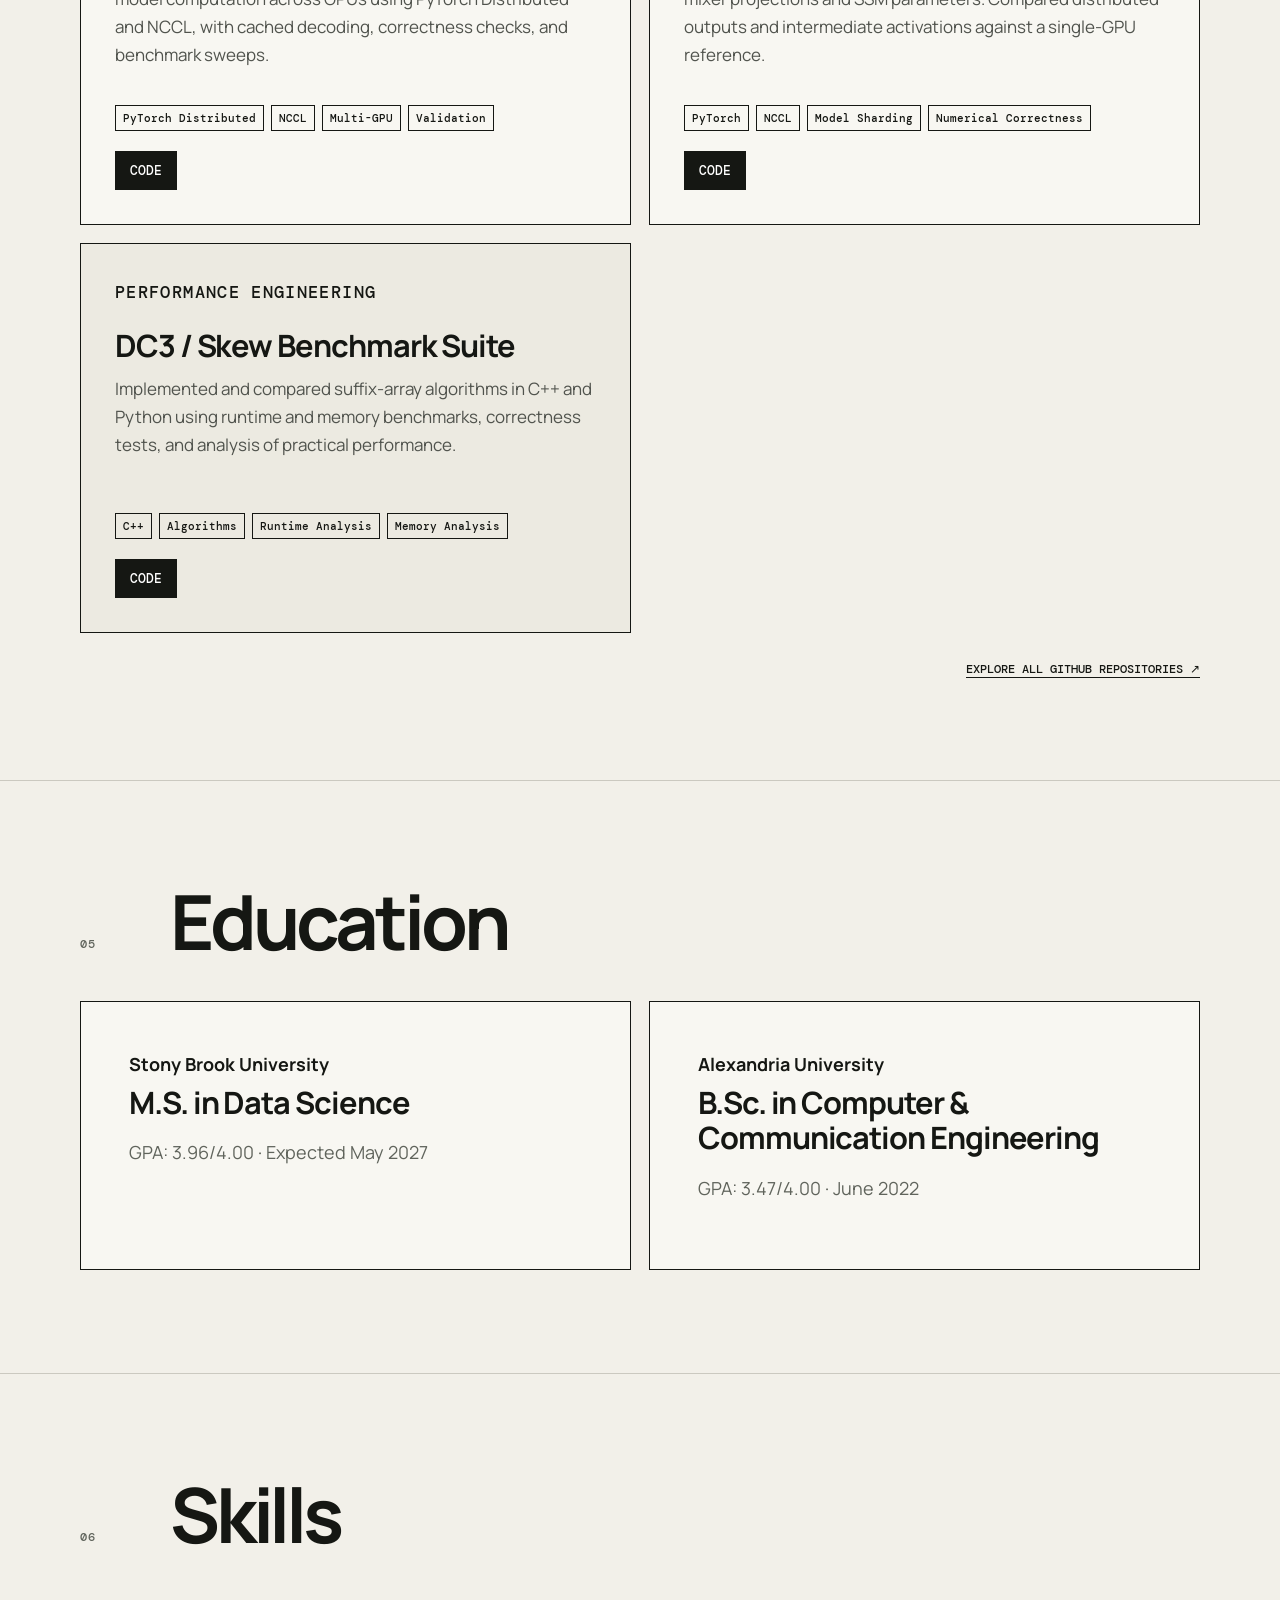
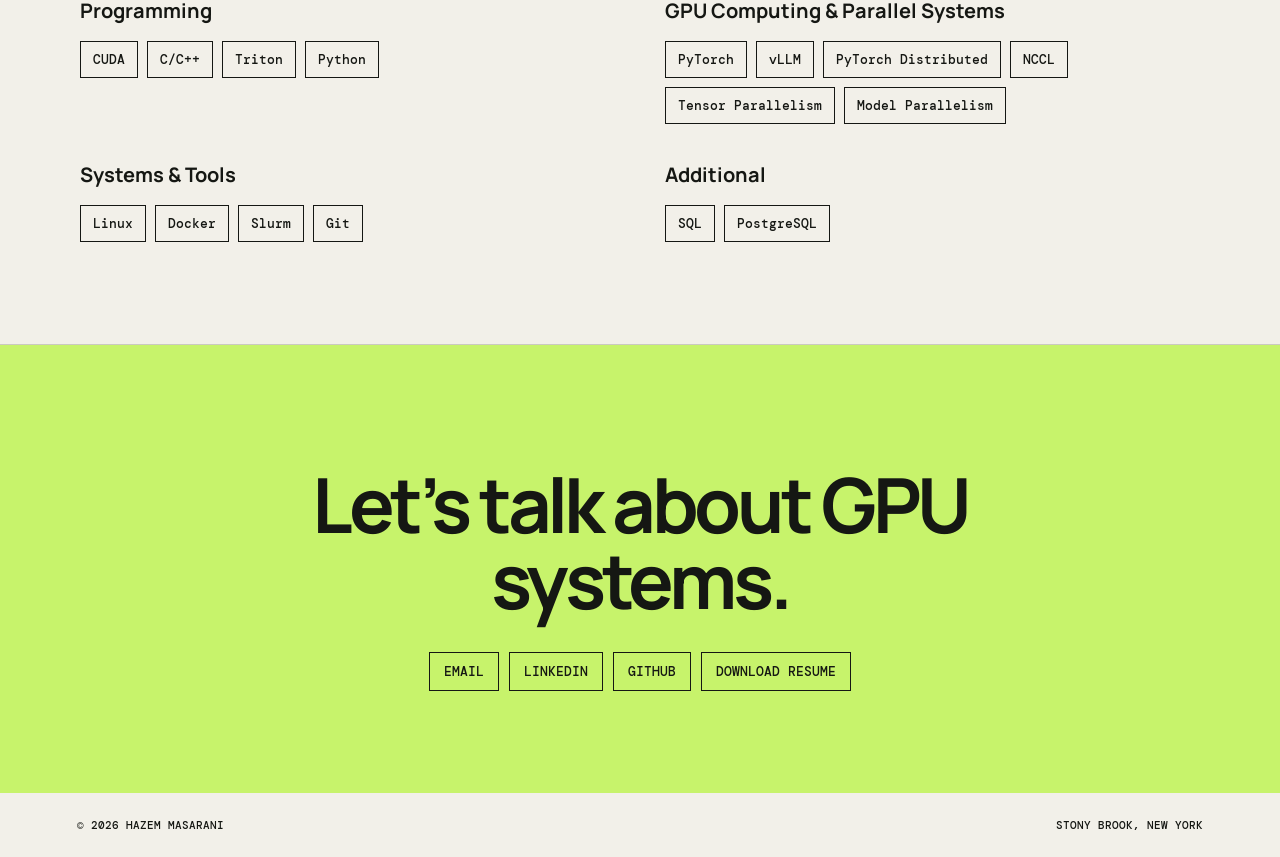
<file: software/index.html>
<!DOCTYPE html>
<html lang="en">
<head>
  <meta charset="UTF-8">
  <meta name="viewport" content="width=device-width,initial-scale=1">
  <meta http-equiv="refresh" content="0; url=../profile/">
  <meta name="robots" content="noindex">
  <link rel="canonical" href="https://hazemmasarani.github.io/portfolio/profile/">
  <link rel="icon" href="../assets/favicon.svg" type="image/svg+xml">
  <title>Hazem Masarani</title>
</head>
<body>
  <p><a href="../profile/">Continue to Hazem Masarani's portfolio</a></p>
</body>
</html>
</file>
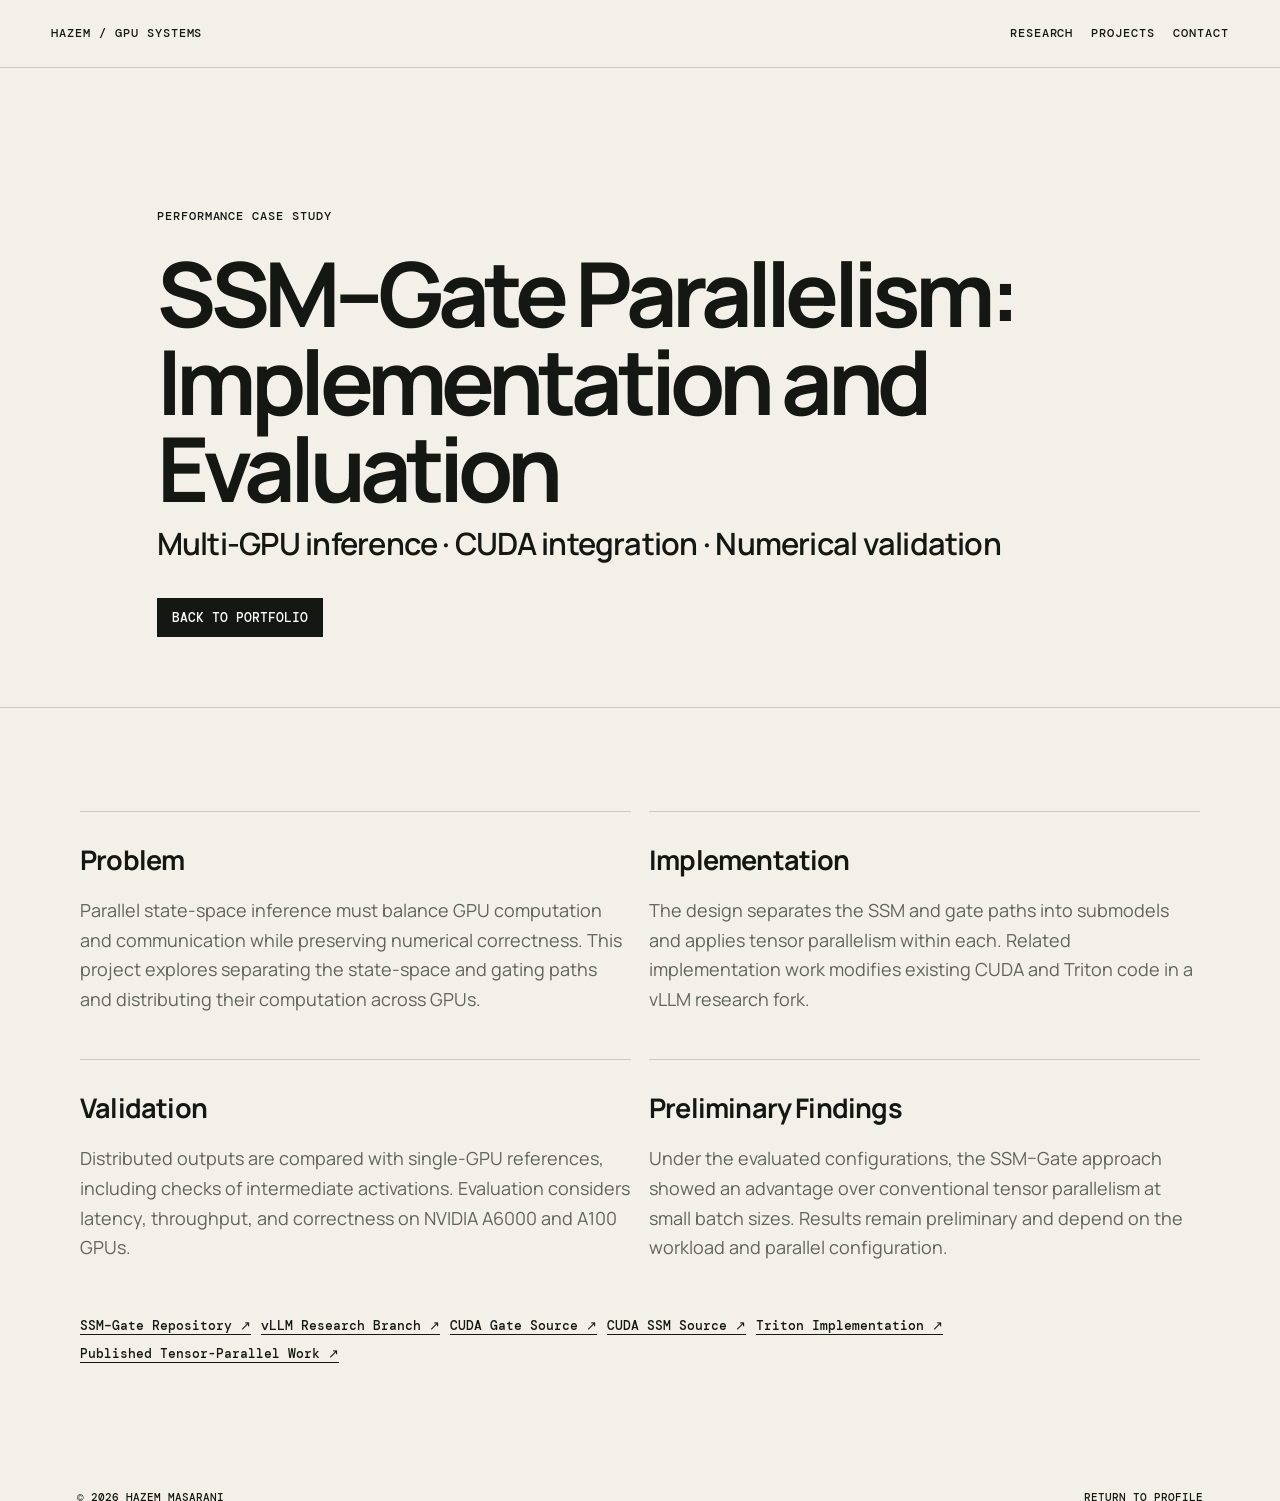
<file: profile/case-study/index.html>
<!DOCTYPE html>
<html lang="en">
<head>
  <meta charset="UTF-8">
  <meta name="viewport" content="width=device-width,initial-scale=1">
  <meta name="description" content="Implementation and evaluation notes for Hazem Masarani's SSM–Gate parallel inference research.">
  <title>SSM–Gate Parallelism: Implementation and Evaluation — Hazem Masarani</title>
  <link rel="canonical" href="https://hazemmasarani.github.io/portfolio/profile/case-study/">
  <link rel="icon" href="../../assets/favicon.svg" type="image/svg+xml">
  <link rel="stylesheet" href="../../assets/site.css">
</head>
<body class="portfolio case-study-page">
  <nav class="nav" aria-label="Case study navigation">
    <a class="brand" href="../">HAZEM / GPU SYSTEMS</a>
    <button class="menu-toggle" type="button" aria-expanded="false" aria-controls="case-study-links">
      <span class="sr-only">Toggle navigation</span>
      <span aria-hidden="true">Menu</span>
    </button>
    <div class="nav-links" id="case-study-links">
      <a href="../#research">Research</a>
      <a href="../#projects">Projects</a>
      <a href="../#contact">Contact</a>
    </div>
  </nav>

  <header class="hero case-study-hero">
    <p class="kicker">PERFORMANCE CASE STUDY</p>
    <h1>SSM–Gate Parallelism: Implementation and Evaluation</h1>
    <p class="specialization">Multi-GPU inference · CUDA integration · Numerical validation</p>
    <div class="hero-links"><a href="../">Back to Portfolio</a></div>
  </header>

  <main>
    <section class="section">
      <div class="case-study-grid">
        <article>
          <h2>Problem</h2>
          <p>Parallel state-space inference must balance GPU computation and communication while preserving numerical correctness. This project explores separating the state-space and gating paths and distributing their computation across GPUs.</p>
        </article>
        <article>
          <h2>Implementation</h2>
          <p>The design separates the SSM and gate paths into submodels and applies tensor parallelism within each. Related implementation work modifies existing CUDA and Triton code in a vLLM research fork.</p>
        </article>
        <article>
          <h2>Validation</h2>
          <p>Distributed outputs are compared with single-GPU references, including checks of intermediate activations. Evaluation considers latency, throughput, and correctness on NVIDIA A6000 and A100 GPUs.</p>
        </article>
        <article>
          <h2>Preliminary Findings</h2>
          <p>Under the evaluated configurations, the SSM–Gate approach showed an advantage over conventional tensor parallelism at small batch sizes. Results remain preliminary and depend on the workload and parallel configuration.</p>
        </article>
      </div>
      <div class="evidence-links" role="group" aria-label="Verified source links">
        <a href="https://github.com/hazemmasarani/mamba-sg-tp" target="_blank" rel="noreferrer">SSM–Gate Repository ↗</a>
        <a href="https://github.com/hazemmasarani/vllm/tree/a2a-single" target="_blank" rel="noreferrer">vLLM Research Branch ↗</a>
        <a href="https://github.com/hazemmasarani/vllm/blob/a2a-single/csrc/libtorch_stable/mamba/selective_scan_gate_fwd.cu" target="_blank" rel="noreferrer">CUDA Gate Source ↗</a>
        <a href="https://github.com/hazemmasarani/vllm/blob/a2a-single/csrc/libtorch_stable/mamba/selective_scan_ssm_fwd.cu" target="_blank" rel="noreferrer">CUDA SSM Source ↗</a>
        <a href="https://github.com/hazemmasarani/vllm/blob/a2a-single/vllm/model_executor/layers/mamba/ops/mamba_ssm.py" target="_blank" rel="noreferrer">Triton Implementation ↗</a>
        <a href="https://www3.cs.stonybrook.edu/~anshul/icdcs26_ssmtp.pdf" target="_blank" rel="noreferrer">Published Tensor-Parallel Work ↗</a>
      </div>
    </section>
  </main>

  <footer class="site-foot"><span>© 2026 HAZEM MASARANI</span><span><a href="../">RETURN TO PROFILE</a></span></footer>
  <script src="../../assets/site.js"></script>
</body>
</html>
</file>
<file: assets/site.css>
@import url(https://fonts.googleapis.com/css2?family=DM+Mono:wght@400;500&family=Manrope:wght@400;500;600;700;800&display=swap);

:root {
  --ink: #151713;
  --paper: #f2f0e9;
  --surface: #f8f7f2;
  --lime: #c7f36b;
  --muted: #60645c;
  --line: #cbc9c0;
  --content: 1120px;
}

* { box-sizing: border-box; }
html { scroll-behavior: smooth; scroll-padding-top: 76px; }
body {
  margin: 0;
  background: var(--paper);
  color: var(--ink);
  font-family: Manrope, Arial, sans-serif;
  font-size: 18px;
  line-height: 1.65;
}
a { color: inherit; }
a:focus-visible, button:focus-visible {
  outline: 3px solid #317d28;
  outline-offset: 4px;
}
.sr-only {
  position: absolute;
  width: 1px;
  height: 1px;
  padding: 0;
  margin: -1px;
  overflow: hidden;
  clip: rect(0, 0, 0, 0);
  white-space: nowrap;
  border: 0;
}
.kicker, .section-index, .meta, .dates, .venue, .nav, .source-links {
  font: 500 12px/1.4 "DM Mono", monospace;
  letter-spacing: .08em;
  text-transform: uppercase;
}

.nav {
  position: sticky;
  top: 0;
  z-index: 20;
  display: flex;
  align-items: center;
  justify-content: space-between;
  gap: 20px;
  min-height: 68px;
  padding: 14px max(24px, 4vw);
  background: rgba(242, 240, 233, .96);
  border-bottom: 1px solid var(--line);
  backdrop-filter: blur(12px);
}
.nav a { text-decoration: none; }
.brand { flex: 0 0 auto; font-weight: 500; }
.nav-links { display: flex; align-items: center; justify-content: flex-end; gap: 18px; }
.nav-links a { padding: 6px 0; border-bottom: 1px solid transparent; }
.nav-links a:hover { border-bottom-color: var(--ink); }
.menu-toggle {
  display: none;
  border: 1px solid var(--ink);
  background: transparent;
  color: var(--ink);
  padding: 8px 12px;
  font: 500 12px "DM Mono", monospace;
  text-transform: uppercase;
}

.hero {
  max-width: 1280px;
  margin: 0 auto;
  padding: clamp(76px, 10vw, 132px) max(24px, 6vw) clamp(76px, 9vw, 118px);
}
.hero h1 {
  margin: 24px 0 12px;
  font-size: clamp(48px, 7vw, 96px);
  line-height: .98;
  letter-spacing: -.065em;
}
.specialization {
  max-width: 980px;
  margin: 0 0 34px;
  font-size: clamp(20px, 2.4vw, 32px);
  font-weight: 600;
  line-height: 1.3;
  letter-spacing: -.025em;
}
.intro-copy { max-width: 880px; }
.intro-copy p { margin: 0 0 14px; }
.hero-status { margin: 28px 0 24px; color: var(--muted); }
.status-dot {
  display: inline-block;
  width: 9px;
  height: 9px;
  margin-right: 9px;
  border-radius: 50%;
  background: #4b9f41;
  box-shadow: 0 0 0 4px rgba(75, 159, 65, .14);
}
.hero-links, .inline-links, .card-actions, .paper-actions, .contact-links {
  display: flex;
  flex-wrap: wrap;
  gap: 10px;
}
.hero-links a, .inline-links a, .card-actions a, .contact-links a {
  display: inline-block;
  border: 1px solid var(--ink);
  padding: 10px 14px;
  text-decoration: none;
  font: 500 13px "DM Mono", monospace;
  text-transform: uppercase;
}
.hero-links a:first-child, .card-actions a:first-child { background: var(--ink); color: #fff; }
.hero-links a:hover, .inline-links a:hover, .card-actions a:hover, .contact-links a:hover { background: var(--lime); color: var(--ink); }

.section { padding: clamp(76px, 8vw, 112px) max(24px, 6vw); border-top: 1px solid var(--line); }
.section > * { max-width: var(--content); margin-left: auto; margin-right: auto; }
.section-head { display: grid; grid-template-columns: 90px 1fr; align-items: end; margin-bottom: 42px; }
.section-head h2, .contact h2 {
  margin: 0;
  font-size: clamp(42px, 6vw, 76px);
  line-height: 1;
  letter-spacing: -.055em;
}
.section-index { margin: 0 0 6px; color: var(--muted); }
.content-panel { border: 1px solid var(--ink); background: var(--surface); padding: clamp(26px, 4vw, 48px); }
.content-panel h3, .role h3, .card h3, .paper-box h3 {
  margin: 5px 0 12px;
  font-size: clamp(23px, 2.4vw, 32px);
  line-height: 1.15;
  letter-spacing: -.035em;
}
.organization { margin: 0; font-weight: 700; }
.role-heading { display: flex; align-items: flex-start; justify-content: space-between; gap: 30px; }
.dates { flex: 0 0 auto; color: var(--muted); }
.research-role > p { max-width: 780px; }
.research-role ul { margin: 24px 0; padding-left: 24px; max-width: 900px; }
.research-role li + li { margin-top: 12px; }

.timeline { max-width: 980px; }
.role { display: grid; grid-template-columns: 230px 1fr; gap: 34px; padding: 32px 0; border-top: 1px solid var(--line); }
.role:last-child { border-bottom: 1px solid var(--line); }
.role .dates { margin: 5px 0 0; }
.role p:last-child { margin: 8px 0 0; color: var(--muted); }

.paper { background: var(--ink); color: #fff; }
.paper .section-index, .paper-box p { color: #bfc2bb; }
.paper-box { border: 1px solid #5a5d56; padding: clamp(28px, 5vw, 64px); }
.paper-box h3 { max-width: 880px; font-size: clamp(32px, 4.4vw, 58px); }
.paper-box > p { max-width: 800px; }
.paper-box .authors strong { color: #fff; }
.paper-actions a {
  display: inline-block;
  margin-top: 14px;
  padding: 11px 15px;
  background: var(--lime);
  color: var(--ink);
  text-decoration: none;
  font-weight: 700;
}
.paper-actions a:hover { background: #fff; }

.project-grid { display: grid; grid-template-columns: repeat(2, minmax(0, 1fr)); gap: 18px; }
.card {
  min-height: 390px;
  display: flex;
  flex-direction: column;
  border: 1px solid var(--ink);
  padding: clamp(24px, 3vw, 34px);
  background: var(--surface);
}
.card.featured { background: linear-gradient(135deg, var(--surface) 70%, var(--lime)); }
.card.supporting-card { background: #eceae1; }
.card p { margin-top: 0; color: #50534d; font-size: 17px; line-height: 1.65; }
.card .meta { color: var(--ink); }
.tags { display: flex; flex-wrap: wrap; gap: 7px; margin-top: auto; padding-top: 18px; }
.tags span { border: 1px solid var(--ink); padding: 5px 7px; font: 500 11px "DM Mono", monospace; }
.card-actions { margin-top: 20px; }
.source-links { display: flex; flex-wrap: wrap; gap: 8px; margin-top: 18px; color: var(--muted); text-transform: none; }
.source-links a { text-underline-offset: 3px; }
.repo-cta { display: flex; justify-content: flex-end; margin-top: 28px; }
.repo-cta a { font: 500 12px "DM Mono", monospace; text-decoration: none; text-transform: uppercase; border-bottom: 1px solid; }

.education-grid { display: grid; grid-template-columns: 1fr 1fr; gap: 18px; }
.education-grid .content-panel { min-height: 230px; }
.education-grid p:last-child { color: var(--muted); }
.skill-groups { display: grid; grid-template-columns: 1fr 1fr; gap: 34px 50px; }
.skill-groups h3 { margin: 0 0 14px; font-size: 20px; }
.skills { display: flex; flex-wrap: wrap; gap: 9px; }
.skills span { border: 1px solid var(--ink); padding: 9px 12px; font: 500 13px "DM Mono", monospace; }

.contact { background: var(--lime); text-align: center; }
.contact h2 { margin: 18px auto 34px; max-width: 900px; }
.contact-links { justify-content: center; }
.site-foot { display: flex; justify-content: space-between; gap: 20px; padding: 25px max(24px, 6vw); font: 500 11px "DM Mono", monospace; }

.case-study-page .nav { position: static; }
.case-study-hero { max-width: var(--content); padding-bottom: 70px; }
.case-study-hero h1 { max-width: 930px; }
.case-study-grid { display: grid; grid-template-columns: 1fr 1fr; gap: 18px; }
.case-study-grid article { border-top: 1px solid var(--line); padding: 26px 0; }
.case-study-grid h2 { margin: 0 0 14px; font-size: 27px; letter-spacing: -.03em; }
.case-study-grid p { margin: 0; color: var(--muted); }
.evidence-links { display: flex; flex-wrap: wrap; gap: 10px; margin-top: 28px; }
.evidence-links a { border-bottom: 1px solid; text-decoration: none; font: 500 13px "DM Mono", monospace; }

@media (max-width: 1080px) {
  .nav-links { gap: 11px; }
  .nav-links a { font-size: 11px; }
}

@media (max-width: 860px) {
  html { scroll-padding-top: 68px; }
  .menu-toggle { display: block; }
  .nav { flex-wrap: wrap; }
  .nav-links {
    display: none;
    flex: 1 0 100%;
    align-items: stretch;
    gap: 0;
    padding: 8px 0 4px;
    border-top: 1px solid var(--line);
  }
  .nav-links.open { display: grid; grid-template-columns: 1fr 1fr; }
  .nav-links a { padding: 11px 8px; }
  .section-head { grid-template-columns: 58px 1fr; }
  .project-grid, .education-grid, .skill-groups, .case-study-grid { grid-template-columns: 1fr; }
  .card { min-height: 0; }
  .role { grid-template-columns: 1fr; gap: 8px; }
  .role-heading { display: block; }
  .role-heading .dates { margin-top: 12px; }
}

@media (max-width: 560px) {
  body { font-size: 17px; }
  .brand { font-size: 11px; }
  .nav-links.open { grid-template-columns: 1fr; }
  .hero { padding-top: 62px; }
  .section { padding-top: 68px; padding-bottom: 68px; }
  .section-head { display: block; }
  .section-head .section-index { margin-bottom: 10px; }
  .hero-links a, .inline-links a, .card-actions a, .contact-links a { width: 100%; text-align: center; }
  .paper-actions a { width: 100%; text-align: center; }
  .site-foot { flex-direction: column; }
}

@media (prefers-reduced-motion: reduce) {
  html { scroll-behavior: auto; }
}
</file>
